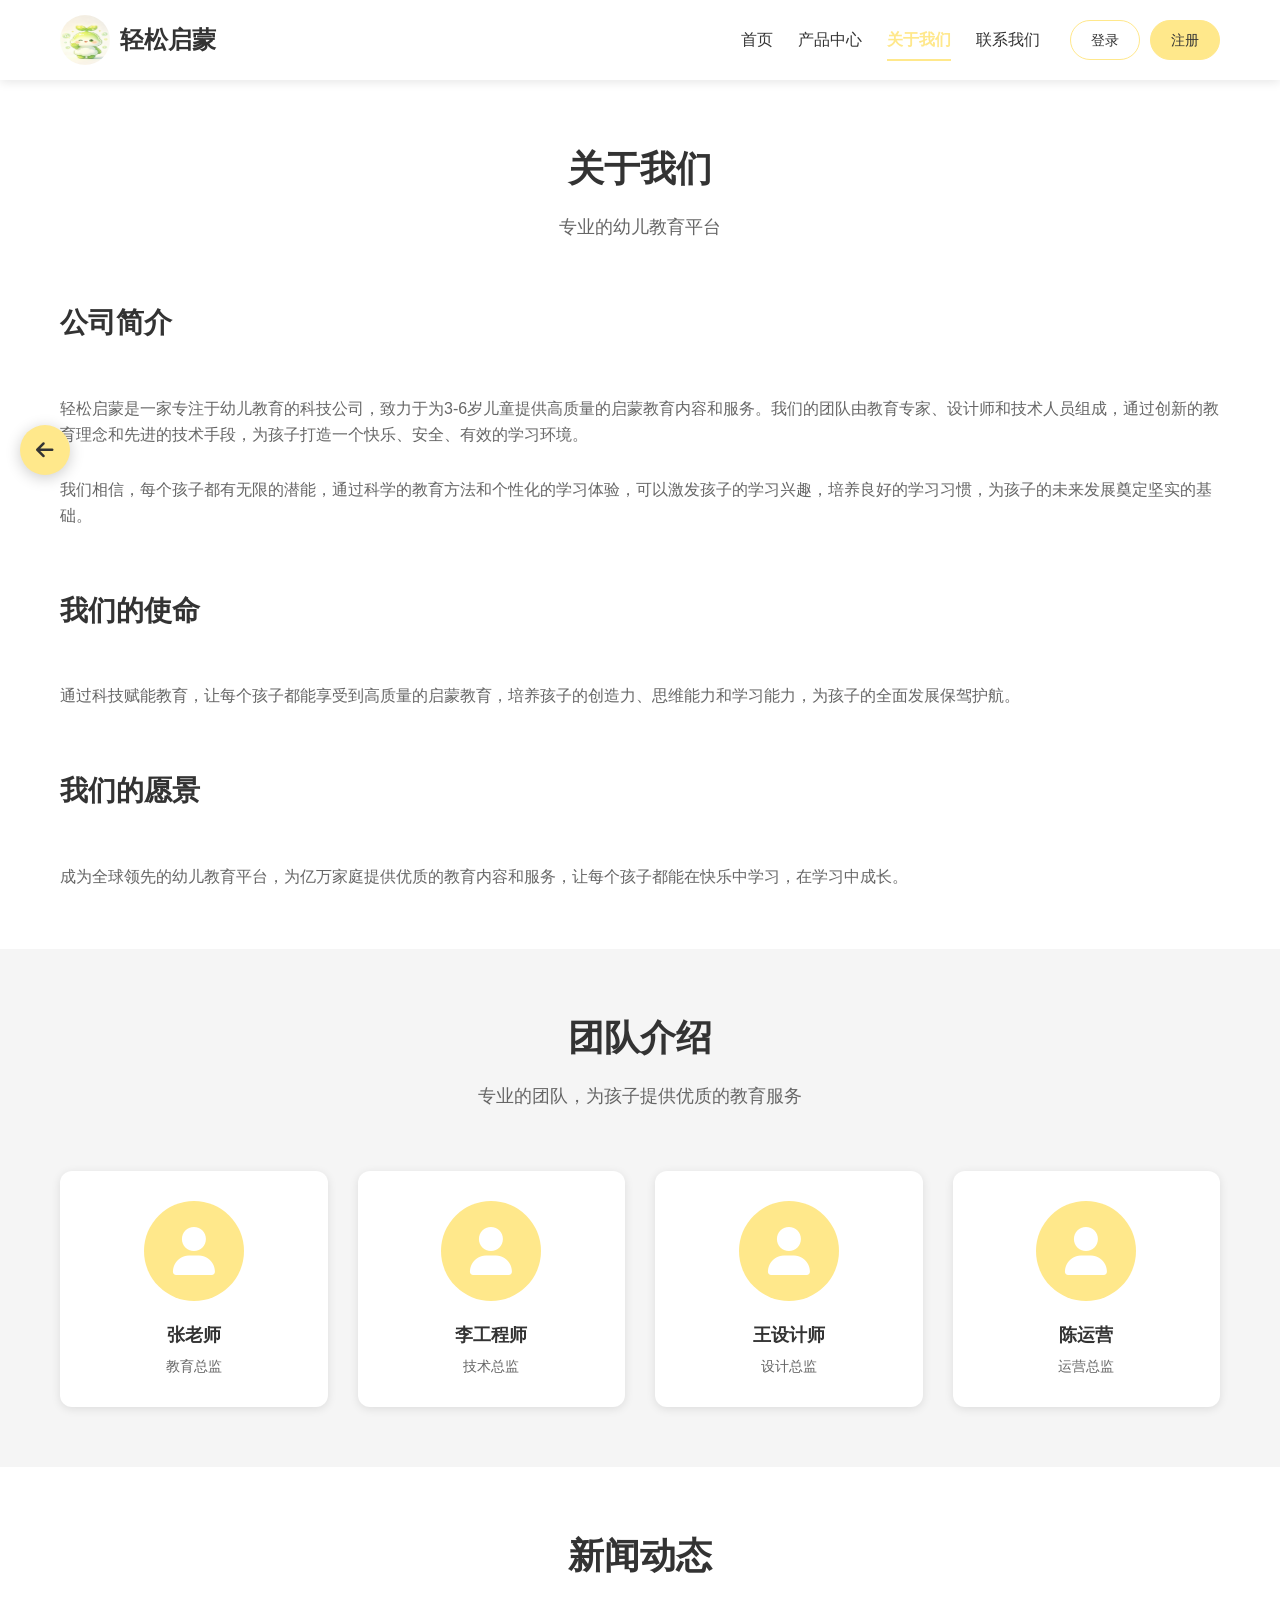
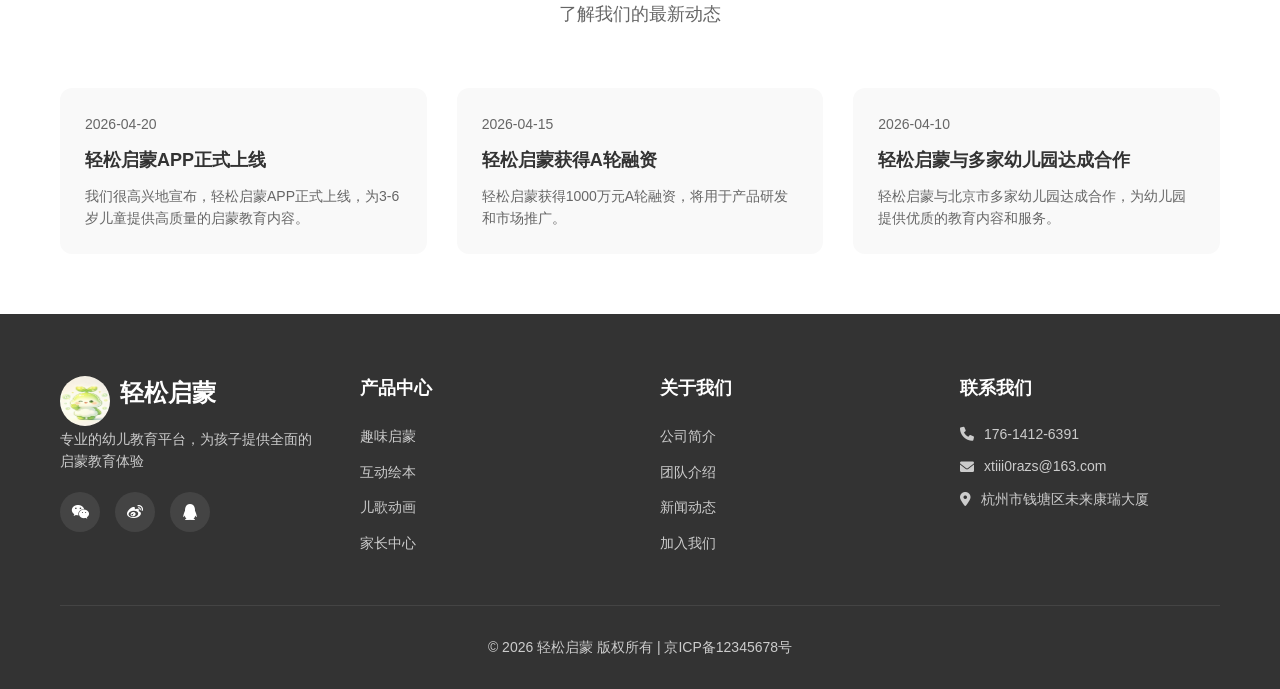
<file: about.html>
<!DOCTYPE html>
<html lang="zh-CN">
<head>
    <meta charset="UTF-8">
    <meta name="viewport" content="width=device-width, initial-scale=1.0">
    <title>关于我们 - 轻松启蒙</title>
    <link rel="stylesheet" href="styles.css">
    <link rel="stylesheet" href="https://cdnjs.cloudflare.com/ajax/libs/font-awesome/6.0.0/css/all.min.css">
    <style>
        .about-section {
            padding: 60px 0;
            background-color: white;
        }
        .about-header {
            text-align: center;
            margin-bottom: 60px;
        }
        .about-header h2 {
            font-size: 36px;
            font-weight: bold;
            color: var(--text-color);
            margin-bottom: 15px;
        }
        .about-header p {
            font-size: 18px;
            color: var(--text-light);
        }
        .about-content {
            display: flex;
            flex-direction: column;
            gap: 60px;
        }
        .about-section-content {
            display: flex;
            flex-direction: column;
            gap: 30px;
        }
        .about-section-content h3 {
            font-size: 28px;
            font-weight: bold;
            color: var(--text-color);
            margin-bottom: 20px;
        }
        .about-section-content p {
            font-size: 16px;
            color: var(--text-light);
            line-height: 1.6;
        }
        .team-section {
            background-color: var(--background-color);
            padding: 60px 0;
        }
        .team-grid {
            display: grid;
            grid-template-columns: repeat(auto-fit, minmax(250px, 1fr));
            gap: 30px;
        }
        .team-member {
            background-color: white;
            border-radius: 12px;
            padding: 30px;
            text-align: center;
            box-shadow: 0 2px 10px rgba(0, 0, 0, 0.1);
            transition: all 0.3s ease;
        }
        .team-member:hover {
            transform: translateY(-5px);
            box-shadow: 0 5px 15px rgba(0, 0, 0, 0.1);
        }
        .team-avatar {
            width: 100px;
            height: 100px;
            border-radius: 50%;
            margin: 0 auto 20px;
            background-color: var(--primary-color);
            display: flex;
            align-items: center;
            justify-content: center;
            font-size: 48px;
            color: white;
        }
        .team-member h4 {
            font-size: 18px;
            font-weight: bold;
            color: var(--text-color);
            margin-bottom: 5px;
        }
        .team-member p {
            font-size: 14px;
            color: var(--text-light);
        }
        .news-section {
            padding: 60px 0;
            background-color: white;
        }
        .news-grid {
            display: grid;
            grid-template-columns: repeat(auto-fit, minmax(300px, 1fr));
            gap: 30px;
        }
        .news-item {
            background-color: var(--light-gray);
            border-radius: 12px;
            padding: 25px;
            transition: all 0.3s ease;
        }
        .news-item:hover {
            transform: translateY(-5px);
            box-shadow: 0 5px 15px rgba(0, 0, 0, 0.1);
        }
        .news-date {
            font-size: 14px;
            color: var(--text-light);
            margin-bottom: 10px;
        }
        .news-item h4 {
            font-size: 18px;
            font-weight: bold;
            color: var(--text-color);
            margin-bottom: 10px;
        }
        .news-item p {
            font-size: 14px;
            color: var(--text-light);
            line-height: 1.6;
        }
        .floating-back-btn {
            position: fixed;
            top: 50%;
            left: 20px;
            transform: translateY(-50%);
            width: 50px;
            height: 50px;
            background-color: var(--primary-color);
            border-radius: 50%;
            display: flex;
            align-items: center;
            justify-content: center;
            cursor: pointer;
            box-shadow: 0 3px 15px rgba(0, 0, 0, 0.2);
            transition: all 0.3s ease;
            z-index: 1000;
        }
        .floating-back-btn:hover {
            transform: translateY(-50%) scale(1.1);
            box-shadow: 0 5px 20px rgba(0, 0, 0, 0.3);
        }
        .floating-back-btn i {
            font-size: 20px;
            color: var(--text-color);
        }
    </style>
</head>
<body>
    <!-- 顶部导航区 -->
    <header class="top-nav">
        <div class="container">
            <div class="nav-left">
                <div class="logo">
                    <img src="image/生成APP引导页首屏.png" alt="轻松启蒙" class="mascot">
                    <h1>轻松启蒙</h1>
                </div>
            </div>
            <div class="nav-right">
                <nav class="main-nav">
                    <a href="index.html" class="nav-item">首页</a>
                    <a href="product.html" class="nav-item">产品中心</a>
                    <a href="about.html" class="nav-item active">关于我们</a>
                    <a href="contact.html" class="nav-item">联系我们</a>
                </nav>
                <div class="nav-actions">
                    <a href="login.html" class="nav-btn">登录</a>
                    <a href="register.html" class="nav-btn primary">注册</a>
                </div>
            </div>
        </div>
    </header>

    <!-- 悬浮返回按钮 -->
    <div class="floating-back-btn" onclick="goBack()">
        <i class="fas fa-arrow-left"></i>
    </div>

    <!-- 关于我们区 -->
    <section class="about-section">
        <div class="container">
            <div class="about-header">
                <h2>关于我们</h2>
                <p>专业的幼儿教育平台</p>
            </div>
            <div class="about-content">
                <div class="about-section-content">
                    <h3>公司简介</h3>
                    <p>轻松启蒙是一家专注于幼儿教育的科技公司，致力于为3-6岁儿童提供高质量的启蒙教育内容和服务。我们的团队由教育专家、设计师和技术人员组成，通过创新的教育理念和先进的技术手段，为孩子打造一个快乐、安全、有效的学习环境。</p>
                    <p>我们相信，每个孩子都有无限的潜能，通过科学的教育方法和个性化的学习体验，可以激发孩子的学习兴趣，培养良好的学习习惯，为孩子的未来发展奠定坚实的基础。</p>
                </div>
                <div class="about-section-content">
                    <h3>我们的使命</h3>
                    <p>通过科技赋能教育，让每个孩子都能享受到高质量的启蒙教育，培养孩子的创造力、思维能力和学习能力，为孩子的全面发展保驾护航。</p>
                </div>
                <div class="about-section-content">
                    <h3>我们的愿景</h3>
                    <p>成为全球领先的幼儿教育平台，为亿万家庭提供优质的教育内容和服务，让每个孩子都能在快乐中学习，在学习中成长。</p>
                </div>
            </div>
        </div>
    </section>

    <!-- 团队介绍区 -->
    <section class="team-section">
        <div class="container">
            <div class="about-header">
                <h2>团队介绍</h2>
                <p>专业的团队，为孩子提供优质的教育服务</p>
            </div>
            <div class="team-grid">
                <div class="team-member">
                    <div class="team-avatar">
                        <i class="fas fa-user"></i>
                    </div>
                    <h4>张老师</h4>
                    <p>教育总监</p>
                </div>
                <div class="team-member">
                    <div class="team-avatar">
                        <i class="fas fa-user"></i>
                    </div>
                    <h4>李工程师</h4>
                    <p>技术总监</p>
                </div>
                <div class="team-member">
                    <div class="team-avatar">
                        <i class="fas fa-user"></i>
                    </div>
                    <h4>王设计师</h4>
                    <p>设计总监</p>
                </div>
                <div class="team-member">
                    <div class="team-avatar">
                        <i class="fas fa-user"></i>
                    </div>
                    <h4>陈运营</h4>
                    <p>运营总监</p>
                </div>
            </div>
        </div>
    </section>

    <!-- 新闻动态区 -->
    <section class="news-section">
        <div class="container">
            <div class="about-header">
                <h2>新闻动态</h2>
                <p>了解我们的最新动态</p>
            </div>
            <div class="news-grid">
                <div class="news-item">
                    <div class="news-date">2026-04-20</div>
                    <h4>轻松启蒙APP正式上线</h4>
                    <p>我们很高兴地宣布，轻松启蒙APP正式上线，为3-6岁儿童提供高质量的启蒙教育内容。</p>
                </div>
                <div class="news-item">
                    <div class="news-date">2026-04-15</div>
                    <h4>轻松启蒙获得A轮融资</h4>
                    <p>轻松启蒙获得1000万元A轮融资，将用于产品研发和市场推广。</p>
                </div>
                <div class="news-item">
                    <div class="news-date">2026-04-10</div>
                    <h4>轻松启蒙与多家幼儿园达成合作</h4>
                    <p>轻松启蒙与北京市多家幼儿园达成合作，为幼儿园提供优质的教育内容和服务。</p>
                </div>
            </div>
        </div>
    </section>

    <!-- 底部信息区 -->
    <footer class="footer">
        <div class="container">
            <div class="footer-content">
                <div class="footer-logo">
                    <div class="logo">
                        <img src="image/生成APP引导页首屏.png" alt="轻松启蒙" class="mascot">
                        <h2>轻松启蒙</h2>
                    </div>
                    <p>专业的幼儿教育平台，为孩子提供全面的启蒙教育体验</p>
                    <div class="social-links">
                        <a href="#" class="social-link"><i class="fab fa-weixin"></i></a>
                        <a href="#" class="social-link"><i class="fab fa-weibo"></i></a>
                        <a href="#" class="social-link"><i class="fab fa-qq"></i></a>
                    </div>
                </div>
                <div class="footer-nav">
                    <h3>产品中心</h3>
                    <ul>
                        <li><a href="product.html">趣味启蒙</a></li>
                        <li><a href="product.html">互动绘本</a></li>
                        <li><a href="product.html">儿歌动画</a></li>
                        <li><a href="product.html">家长中心</a></li>
                    </ul>
                </div>
                <div class="footer-nav">
                    <h3>关于我们</h3>
                    <ul>
                        <li><a href="about.html">公司简介</a></li>
                        <li><a href="about.html">团队介绍</a></li>
                        <li><a href="about.html">新闻动态</a></li>
                        <li><a href="about.html">加入我们</a></li>
                    </ul>
                </div>
                <div class="footer-contact">
                    <h3>联系我们</h3>
                    <ul>
                        <li><i class="fas fa-phone"></i>176-1412-6391 </li>
                        <li><i class="fas fa-envelope"></i> xtiii0razs@163.com</li>
                        <li><i class="fas fa-map-marker-alt"></i> 杭州市钱塘区未来康瑞大厦</li>
                    </ul>
                </div>
            </div>
            <div class="footer-bottom">
                <p>© 2026 轻松启蒙 版权所有 | 京ICP备12345678号</p>
            </div>
        </div>
    </footer>

    <script src="script.js"></script>
</body>
</html>
</file>
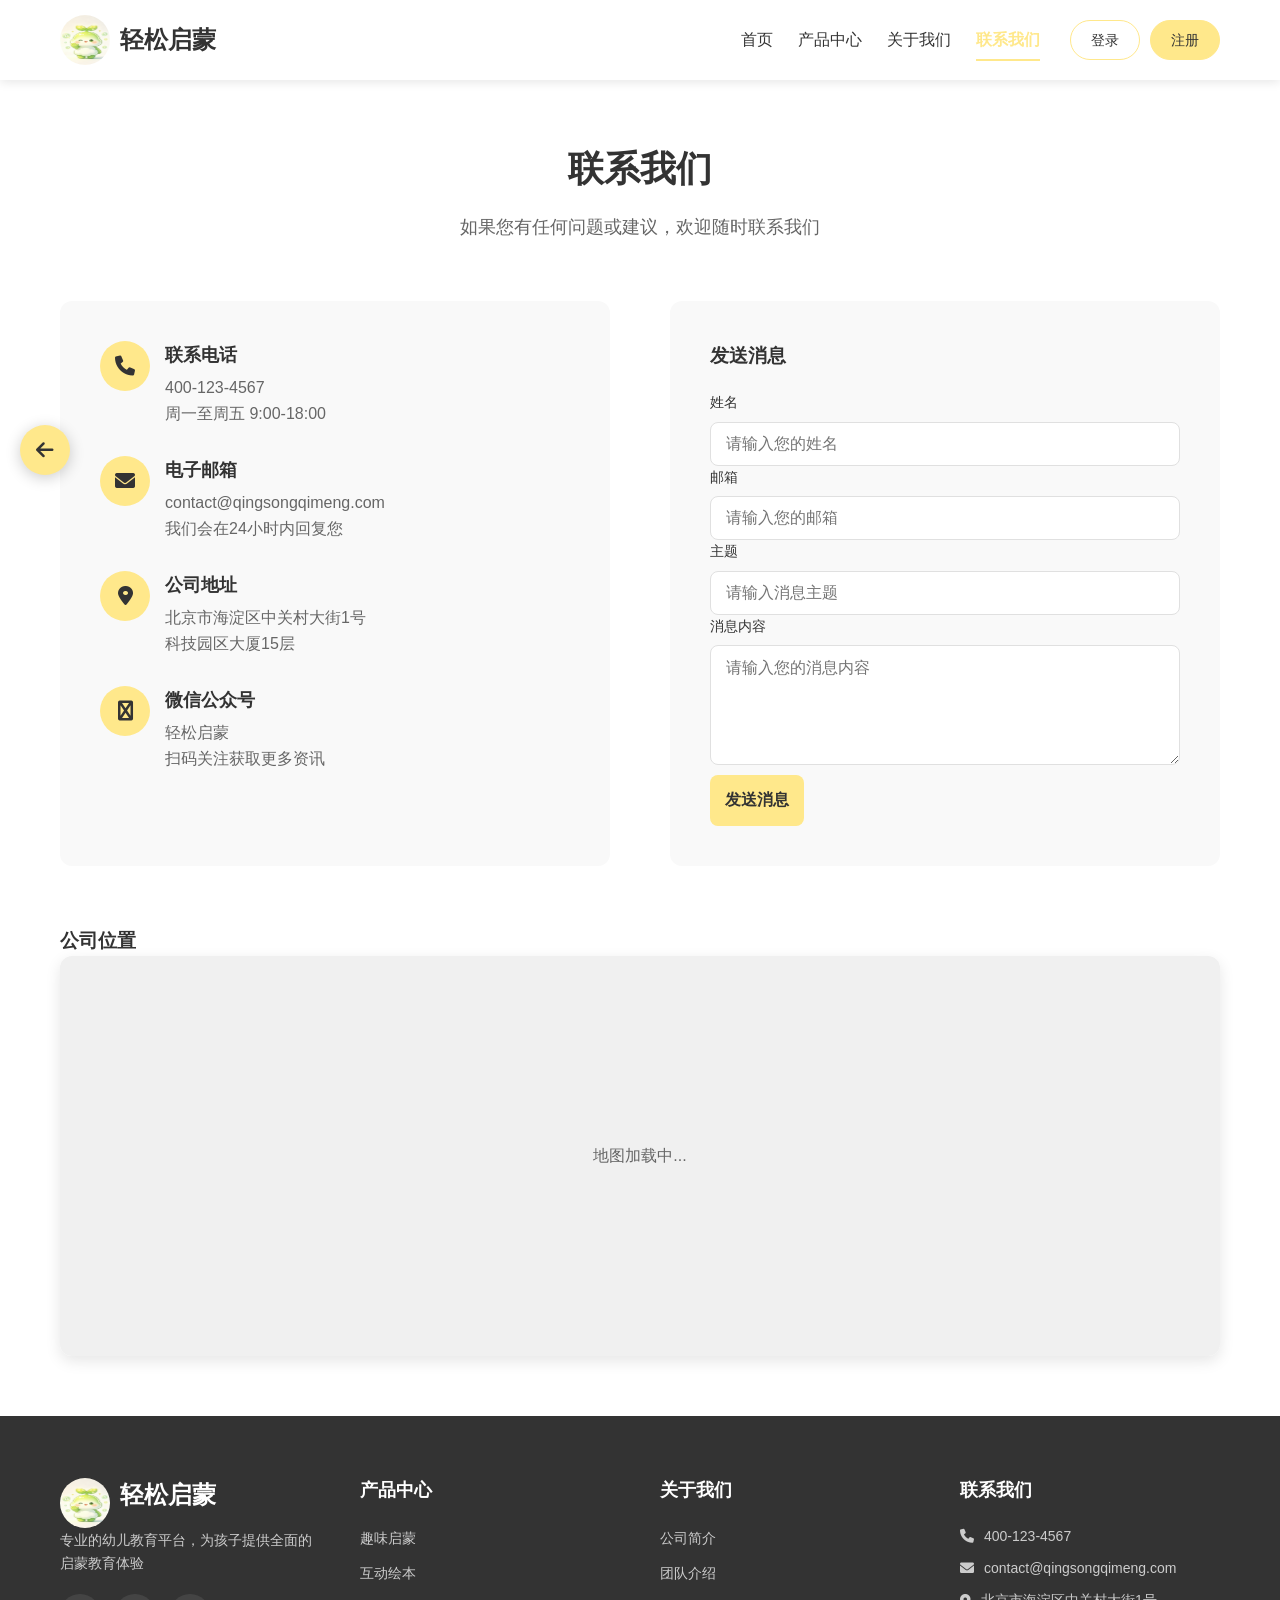
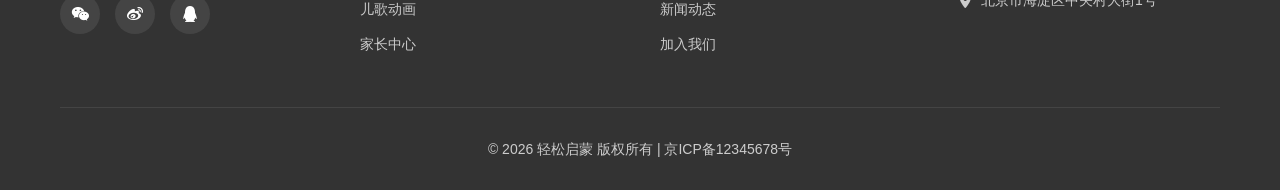
<file: contact.html>
<!DOCTYPE html>
<html lang="zh-CN">
<head>
    <meta charset="UTF-8">
    <meta name="viewport" content="width=device-width, initial-scale=1.0">
    <title>联系我们 - 轻松启蒙</title>
    <link rel="stylesheet" href="styles.css">
    <link rel="stylesheet" href="https://cdnjs.cloudflare.com/ajax/libs/font-awesome/6.0.0/css/all.min.css">
    <style>
        .contact-section {
            padding: 60px 0;
            background-color: white;
        }
        .contact-header {
            text-align: center;
            margin-bottom: 60px;
        }
        .contact-header h2 {
            font-size: 36px;
            font-weight: bold;
            color: var(--text-color);
            margin-bottom: 15px;
        }
        .contact-header p {
            font-size: 18px;
            color: var(--text-light);
        }
        .contact-content {
            display: grid;
            grid-template-columns: 1fr 1fr;
            gap: 60px;
            margin-bottom: 60px;
        }
        .contact-info {
            background-color: var(--light-gray);
            padding: 40px;
            border-radius: 12px;
            display: flex;
            flex-direction: column;
            gap: 30px;
        }
        .contact-item {
            display: flex;
            align-items: flex-start;
            gap: 15px;
        }
        .contact-icon {
            width: 50px;
            height: 50px;
            background-color: var(--primary-color);
            border-radius: 50%;
            display: flex;
            align-items: center;
            justify-content: center;
            font-size: 20px;
            color: var(--text-color);
            flex-shrink: 0;
        }
        .contact-details h3 {
            font-size: 18px;
            font-weight: bold;
            color: var(--text-color);
            margin-bottom: 5px;
        }
        .contact-details p {
            font-size: 16px;
            color: var(--text-light);
        }
        .contact-form {
            background-color: var(--light-gray);
            padding: 40px;
            border-radius: 12px;
            display: flex;
            flex-direction: column;
            gap: 20px;
        }
        .form-group {
            display: flex;
            flex-direction: column;
            gap: 8px;
        }
        .form-group label {
            font-size: 14px;
            font-weight: 500;
            color: var(--text-color);
        }
        .form-group input,
        .form-group textarea {
            padding: 12px 15px;
            border: 1px solid var(--border-color);
            border-radius: 8px;
            font-size: 16px;
            transition: all 0.3s ease;
        }
        .form-group input:focus,
        .form-group textarea:focus {
            outline: none;
            border-color: var(--primary-color);
            box-shadow: 0 0 0 2px rgba(255, 232, 139, 0.2);
        }
        .form-group textarea {
            resize: vertical;
            min-height: 120px;
        }
        .submit-btn {
            background-color: var(--primary-color);
            color: var(--text-color);
            border: none;
            padding: 15px;
            font-size: 16px;
            font-weight: bold;
            border-radius: 8px;
            cursor: pointer;
            transition: all 0.3s ease;
            margin-top: 10px;
        }
        .submit-btn:hover {
            transform: scale(1.02);
            background-color: #FFC107;
        }
        .map-section {
            margin-top: 60px;
        }
        .map-container {
            width: 100%;
            height: 400px;
            border-radius: 12px;
            overflow: hidden;
            box-shadow: 0 5px 15px rgba(0, 0, 0, 0.1);
        }
        .floating-back-btn {
            position: fixed;
            top: 50%;
            left: 20px;
            transform: translateY(-50%);
            width: 50px;
            height: 50px;
            background-color: var(--primary-color);
            border-radius: 50%;
            display: flex;
            align-items: center;
            justify-content: center;
            cursor: pointer;
            box-shadow: 0 3px 15px rgba(0, 0, 0, 0.2);
            transition: all 0.3s ease;
            z-index: 1000;
        }
        .floating-back-btn:hover {
            transform: translateY(-50%) scale(1.1);
            box-shadow: 0 5px 20px rgba(0, 0, 0, 0.3);
        }
        .floating-back-btn i {
            font-size: 20px;
            color: var(--text-color);
        }
    </style>
</head>
<body>
    <!-- 顶部导航区 -->
    <header class="top-nav">
        <div class="container">
            <div class="nav-left">
                <div class="logo">
                    <img src="image/生成APP引导页首屏.png" alt="轻松启蒙" class="mascot">
                    <h1>轻松启蒙</h1>
                </div>
            </div>
            <div class="nav-right">
                <nav class="main-nav">
                    <a href="index.html" class="nav-item">首页</a>
                    <a href="product.html" class="nav-item">产品中心</a>
                    <a href="about.html" class="nav-item">关于我们</a>
                    <a href="contact.html" class="nav-item active">联系我们</a>
                </nav>
                <div class="nav-actions">
                    <a href="login.html" class="nav-btn">登录</a>
                    <a href="register.html" class="nav-btn primary">注册</a>
                </div>
            </div>
        </div>
    </header>

    <!-- 悬浮返回按钮 -->
    <div class="floating-back-btn" onclick="goBack()">
        <i class="fas fa-arrow-left"></i>
    </div>

    <!-- 联系我们区 -->
    <section class="contact-section">
        <div class="container">
            <div class="contact-header">
                <h2>联系我们</h2>
                <p>如果您有任何问题或建议，欢迎随时联系我们</p>
            </div>
            <div class="contact-content">
                <div class="contact-info">
                    <div class="contact-item">
                        <div class="contact-icon">
                            <i class="fas fa-phone"></i>
                        </div>
                        <div class="contact-details">
                            <h3>联系电话</h3>
                            <p>400-123-4567</p>
                            <p>周一至周五 9:00-18:00</p>
                        </div>
                    </div>
                    <div class="contact-item">
                        <div class="contact-icon">
                            <i class="fas fa-envelope"></i>
                        </div>
                        <div class="contact-details">
                            <h3>电子邮箱</h3>
                            <p>contact@qingsongqimeng.com</p>
                            <p>我们会在24小时内回复您</p>
                        </div>
                    </div>
                    <div class="contact-item">
                        <div class="contact-icon">
                            <i class="fas fa-map-marker-alt"></i>
                        </div>
                        <div class="contact-details">
                            <h3>公司地址</h3>
                            <p>北京市海淀区中关村大街1号</p>
                            <p>科技园区大厦15层</p>
                        </div>
                    </div>
                    <div class="contact-item">
                        <div class="contact-icon">
                            <i class="fas fa-weixin"></i>
                        </div>
                        <div class="contact-details">
                            <h3>微信公众号</h3>
                            <p>轻松启蒙</p>
                            <p>扫码关注获取更多资讯</p>
                        </div>
                    </div>
                </div>
                <div class="contact-form">
                    <h3>发送消息</h3>
                    <form>
                        <div class="form-group">
                            <label for="name">姓名</label>
                            <input type="text" id="name" name="name" placeholder="请输入您的姓名">
                        </div>
                        <div class="form-group">
                            <label for="email">邮箱</label>
                            <input type="email" id="email" name="email" placeholder="请输入您的邮箱">
                        </div>
                        <div class="form-group">
                            <label for="subject">主题</label>
                            <input type="text" id="subject" name="subject" placeholder="请输入消息主题">
                        </div>
                        <div class="form-group">
                            <label for="message">消息内容</label>
                            <textarea id="message" name="message" placeholder="请输入您的消息内容"></textarea>
                        </div>
                        <button type="submit" class="submit-btn">发送消息</button>
                    </form>
                </div>
            </div>
            <div class="map-section">
                <h3>公司位置</h3>
                <div class="map-container">
                    <!-- 这里可以嵌入地图 -->
                    <div style="width:100%;height:100%;background-color:#f0f0f0;display:flex;align-items:center;justify-content:center;">
                        <p style="color:var(--text-light);">地图加载中...</p>
                    </div>
                </div>
            </div>
        </div>
    </section>

    <!-- 底部信息区 -->
    <footer class="footer">
        <div class="container">
            <div class="footer-content">
                <div class="footer-logo">
                    <div class="logo">
                        <img src="image/生成APP引导页首屏.png" alt="轻松启蒙" class="mascot">
                        <h2>轻松启蒙</h2>
                    </div>
                    <p>专业的幼儿教育平台，为孩子提供全面的启蒙教育体验</p>
                    <div class="social-links">
                        <a href="#" class="social-link"><i class="fab fa-weixin"></i></a>
                        <a href="#" class="social-link"><i class="fab fa-weibo"></i></a>
                        <a href="#" class="social-link"><i class="fab fa-qq"></i></a>
                    </div>
                </div>
                <div class="footer-nav">
                    <h3>产品中心</h3>
                    <ul>
                        <li><a href="product.html">趣味启蒙</a></li>
                        <li><a href="product.html">互动绘本</a></li>
                        <li><a href="product.html">儿歌动画</a></li>
                        <li><a href="product.html">家长中心</a></li>
                    </ul>
                </div>
                <div class="footer-nav">
                    <h3>关于我们</h3>
                    <ul>
                        <li><a href="about.html">公司简介</a></li>
                        <li><a href="about.html">团队介绍</a></li>
                        <li><a href="about.html">新闻动态</a></li>
                        <li><a href="about.html">加入我们</a></li>
                    </ul>
                </div>
                <div class="footer-contact">
                    <h3>联系我们</h3>
                    <ul>
                        <li><i class="fas fa-phone"></i> 400-123-4567</li>
                        <li><i class="fas fa-envelope"></i> contact@qingsongqimeng.com</li>
                        <li><i class="fas fa-map-marker-alt"></i> 北京市海淀区中关村大街1号</li>
                    </ul>
                </div>
            </div>
            <div class="footer-bottom">
                <p>© 2026 轻松启蒙 版权所有 | 京ICP备12345678号</p>
            </div>
        </div>
    </footer>

    <script>
        // 联系表单提交事件
        document.querySelector('form').addEventListener('submit', function(e) {
            e.preventDefault();
            const name = document.getElementById('name').value;
            const email = document.getElementById('email').value;
            const subject = document.getElementById('subject').value;
            const message = document.getElementById('message').value;
            
            if (!name || !email || !subject || !message) {
                alert('请填写所有必填字段');
                return;
            }
            
            // 这里可以添加实际的表单提交逻辑
            alert('消息发送成功，我们会尽快与您联系');
            this.reset();
        });
    </script>
    <script src="script.js"></script>
</body>
</html>
</file>
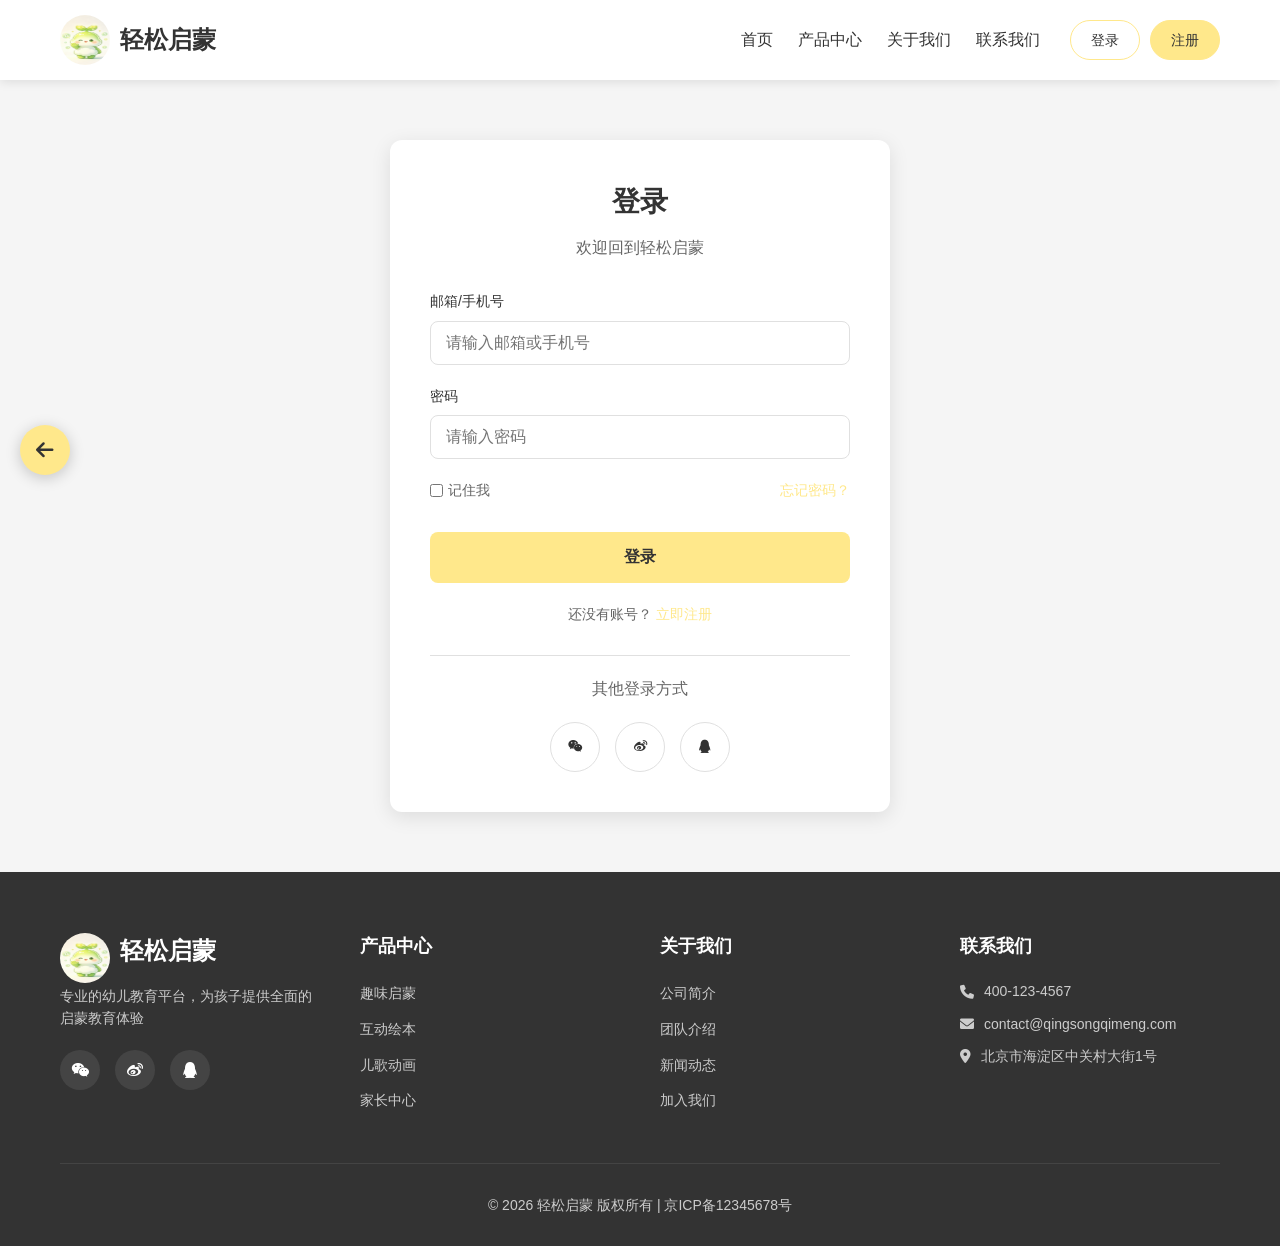
<file: login.html>
<!DOCTYPE html>
<html lang="zh-CN">
<head>
    <meta charset="UTF-8">
    <meta name="viewport" content="width=device-width, initial-scale=1.0">
    <title>登录 - 轻松启蒙</title>
    <link rel="stylesheet" href="styles.css">
    <link rel="stylesheet" href="https://cdnjs.cloudflare.com/ajax/libs/font-awesome/6.0.0/css/all.min.css">
    <style>
        .login-section {
            padding: 60px 0;
            background-color: var(--background-color);
            min-height: calc(100vh - 200px);
            display: flex;
            align-items: center;
        }
        .login-container {
            background-color: white;
            border-radius: 12px;
            padding: 40px;
            box-shadow: 0 5px 20px rgba(0, 0, 0, 0.1);
            max-width: 500px;
            margin: 0 auto;
            width: 100%;
        }
        .login-header {
            text-align: center;
            margin-bottom: 30px;
        }
        .login-header h2 {
            font-size: 28px;
            font-weight: bold;
            color: var(--text-color);
            margin-bottom: 10px;
        }
        .login-header p {
            font-size: 16px;
            color: var(--text-light);
        }
        .login-form {
            display: flex;
            flex-direction: column;
            gap: 20px;
        }
        .form-group {
            display: flex;
            flex-direction: column;
            gap: 8px;
        }
        .form-group label {
            font-size: 14px;
            font-weight: 500;
            color: var(--text-color);
        }
        .form-group input {
            padding: 12px 15px;
            border: 1px solid var(--border-color);
            border-radius: 8px;
            font-size: 16px;
            transition: all 0.3s ease;
        }
        .form-group input:focus {
            outline: none;
            border-color: var(--primary-color);
            box-shadow: 0 0 0 2px rgba(255, 232, 139, 0.2);
        }
        .form-options {
            display: flex;
            justify-content: space-between;
            align-items: center;
            font-size: 14px;
        }
        .form-options label {
            display: flex;
            align-items: center;
            gap: 5px;
            color: var(--text-light);
            cursor: pointer;
        }
        .form-options a {
            color: var(--primary-color);
            text-decoration: none;
        }
        .form-options a:hover {
            text-decoration: underline;
        }
        .login-btn {
            background-color: var(--primary-color);
            color: var(--text-color);
            border: none;
            padding: 15px;
            font-size: 16px;
            font-weight: bold;
            border-radius: 8px;
            cursor: pointer;
            transition: all 0.3s ease;
            margin-top: 10px;
        }
        .login-btn:hover {
            transform: scale(1.02);
            background-color: #FFC107;
        }
        .register-link {
            text-align: center;
            margin-top: 20px;
            font-size: 14px;
            color: var(--text-light);
        }
        .register-link a {
            color: var(--primary-color);
            text-decoration: none;
            font-weight: 500;
        }
        .register-link a:hover {
            text-decoration: underline;
        }
        .social-login {
            margin-top: 30px;
            border-top: 1px solid var(--border-color);
            padding-top: 20px;
        }
        .social-login h3 {
            text-align: center;
            font-size: 16px;
            font-weight: 500;
            color: var(--text-light);
            margin-bottom: 20px;
        }
        .social-buttons {
            display: flex;
            justify-content: center;
            gap: 15px;
        }
        .social-btn {
            display: flex;
            align-items: center;
            justify-content: center;
            width: 50px;
            height: 50px;
            border-radius: 50%;
            border: 1px solid var(--border-color);
            background-color: white;
            color: var(--text-color);
            cursor: pointer;
            transition: all 0.3s ease;
        }
        .social-btn:hover {
            transform: translateY(-3px);
            box-shadow: 0 5px 15px rgba(0, 0, 0, 0.1);
        }
        .floating-back-btn {
            position: fixed;
            top: 50%;
            left: 20px;
            transform: translateY(-50%);
            width: 50px;
            height: 50px;
            background-color: var(--primary-color);
            border-radius: 50%;
            display: flex;
            align-items: center;
            justify-content: center;
            cursor: pointer;
            box-shadow: 0 3px 15px rgba(0, 0, 0, 0.2);
            transition: all 0.3s ease;
            z-index: 1000;
        }
        .floating-back-btn:hover {
            transform: translateY(-50%) scale(1.1);
            box-shadow: 0 5px 20px rgba(0, 0, 0, 0.3);
        }
        .floating-back-btn i {
            font-size: 20px;
            color: var(--text-color);
        }
    </style>
</head>
<body>
    <!-- 顶部导航区 -->
    <header class="top-nav">
        <div class="container">
            <div class="nav-left">
                <div class="logo">
                    <img src="image/生成APP引导页首屏.png" alt="轻松启蒙" class="mascot">
                    <h1>轻松启蒙</h1>
                </div>
            </div>
            <div class="nav-right">
                <nav class="main-nav">
                    <a href="index.html" class="nav-item">首页</a>
                    <a href="product.html" class="nav-item">产品中心</a>
                    <a href="about.html" class="nav-item">关于我们</a>
                    <a href="contact.html" class="nav-item">联系我们</a>
                </nav>
                <div class="nav-actions">
                    <a href="login.html" class="nav-btn active">登录</a>
                    <a href="register.html" class="nav-btn primary">注册</a>
                </div>
            </div>
        </div>
    </header>

    <!-- 悬浮返回按钮 -->
    <div class="floating-back-btn" onclick="goBack()">
        <i class="fas fa-arrow-left"></i>
    </div>

    <!-- 登录区 -->
    <section class="login-section">
        <div class="container">
            <div class="login-container">
                <div class="login-header">
                    <h2>登录</h2>
                    <p>欢迎回到轻松启蒙</p>
                </div>
                <form class="login-form">
                    <div class="form-group">
                        <label for="email">邮箱/手机号</label>
                        <input type="text" id="email" name="email" placeholder="请输入邮箱或手机号">
                    </div>
                    <div class="form-group">
                        <label for="password">密码</label>
                        <input type="password" id="password" name="password" placeholder="请输入密码">
                    </div>
                    <div class="form-options">
                        <label>
                            <input type="checkbox" name="remember"> 记住我
                        </label>
                        <a href="#">忘记密码？</a>
                    </div>
                    <button type="submit" class="login-btn">登录</button>
                </form>
                <div class="register-link">
                    还没有账号？ <a href="register.html">立即注册</a>
                </div>
                <div class="social-login">
                    <h3>其他登录方式</h3>
                    <div class="social-buttons">
                        <button class="social-btn"><i class="fab fa-weixin"></i></button>
                        <button class="social-btn"><i class="fab fa-weibo"></i></button>
                        <button class="social-btn"><i class="fab fa-qq"></i></button>
                    </div>
                </div>
            </div>
        </div>
    </section>

    <!-- 底部信息区 -->
    <footer class="footer">
        <div class="container">
            <div class="footer-content">
                <div class="footer-logo">
                    <div class="logo">
                        <img src="image/生成APP引导页首屏.png" alt="轻松启蒙" class="mascot">
                        <h2>轻松启蒙</h2>
                    </div>
                    <p>专业的幼儿教育平台，为孩子提供全面的启蒙教育体验</p>
                    <div class="social-links">
                        <a href="#" class="social-link"><i class="fab fa-weixin"></i></a>
                        <a href="#" class="social-link"><i class="fab fa-weibo"></i></a>
                        <a href="#" class="social-link"><i class="fab fa-qq"></i></a>
                    </div>
                </div>
                <div class="footer-nav">
                    <h3>产品中心</h3>
                    <ul>
                        <li><a href="product.html">趣味启蒙</a></li>
                        <li><a href="product.html">互动绘本</a></li>
                        <li><a href="product.html">儿歌动画</a></li>
                        <li><a href="product.html">家长中心</a></li>
                    </ul>
                </div>
                <div class="footer-nav">
                    <h3>关于我们</h3>
                    <ul>
                        <li><a href="about.html">公司简介</a></li>
                        <li><a href="about.html">团队介绍</a></li>
                        <li><a href="about.html">新闻动态</a></li>
                        <li><a href="about.html">加入我们</a></li>
                    </ul>
                </div>
                <div class="footer-contact">
                    <h3>联系我们</h3>
                    <ul>
                        <li><i class="fas fa-phone"></i> 400-123-4567</li>
                        <li><i class="fas fa-envelope"></i> contact@qingsongqimeng.com</li>
                        <li><i class="fas fa-map-marker-alt"></i> 北京市海淀区中关村大街1号</li>
                    </ul>
                </div>
            </div>
            <div class="footer-bottom">
                <p>© 2026 轻松启蒙 版权所有 | 京ICP备12345678号</p>
            </div>
        </div>
    </footer>

    <script>
        // 登录表单提交事件
        document.querySelector('.login-form').addEventListener('submit', function(e) {
            e.preventDefault();
            const email = document.getElementById('email').value;
            const password = document.getElementById('password').value;
            
            if (!email || !password) {
                alert('请输入邮箱/手机号和密码');
                return;
            }
            
            // 这里可以添加实际的登录逻辑
            alert('登录成功');
            window.location.href = 'index.html';
        });
        
        // 社交登录按钮点击事件
        document.querySelectorAll('.social-btn').forEach(btn => {
            btn.addEventListener('click', function() {
                const platform = this.querySelector('i').classList[1].replace('fa-', '');
                alert(`使用${platform}登录`);
            });
        });
    </script>
    <script src="script.js"></script>
</body>
</html>
</file>
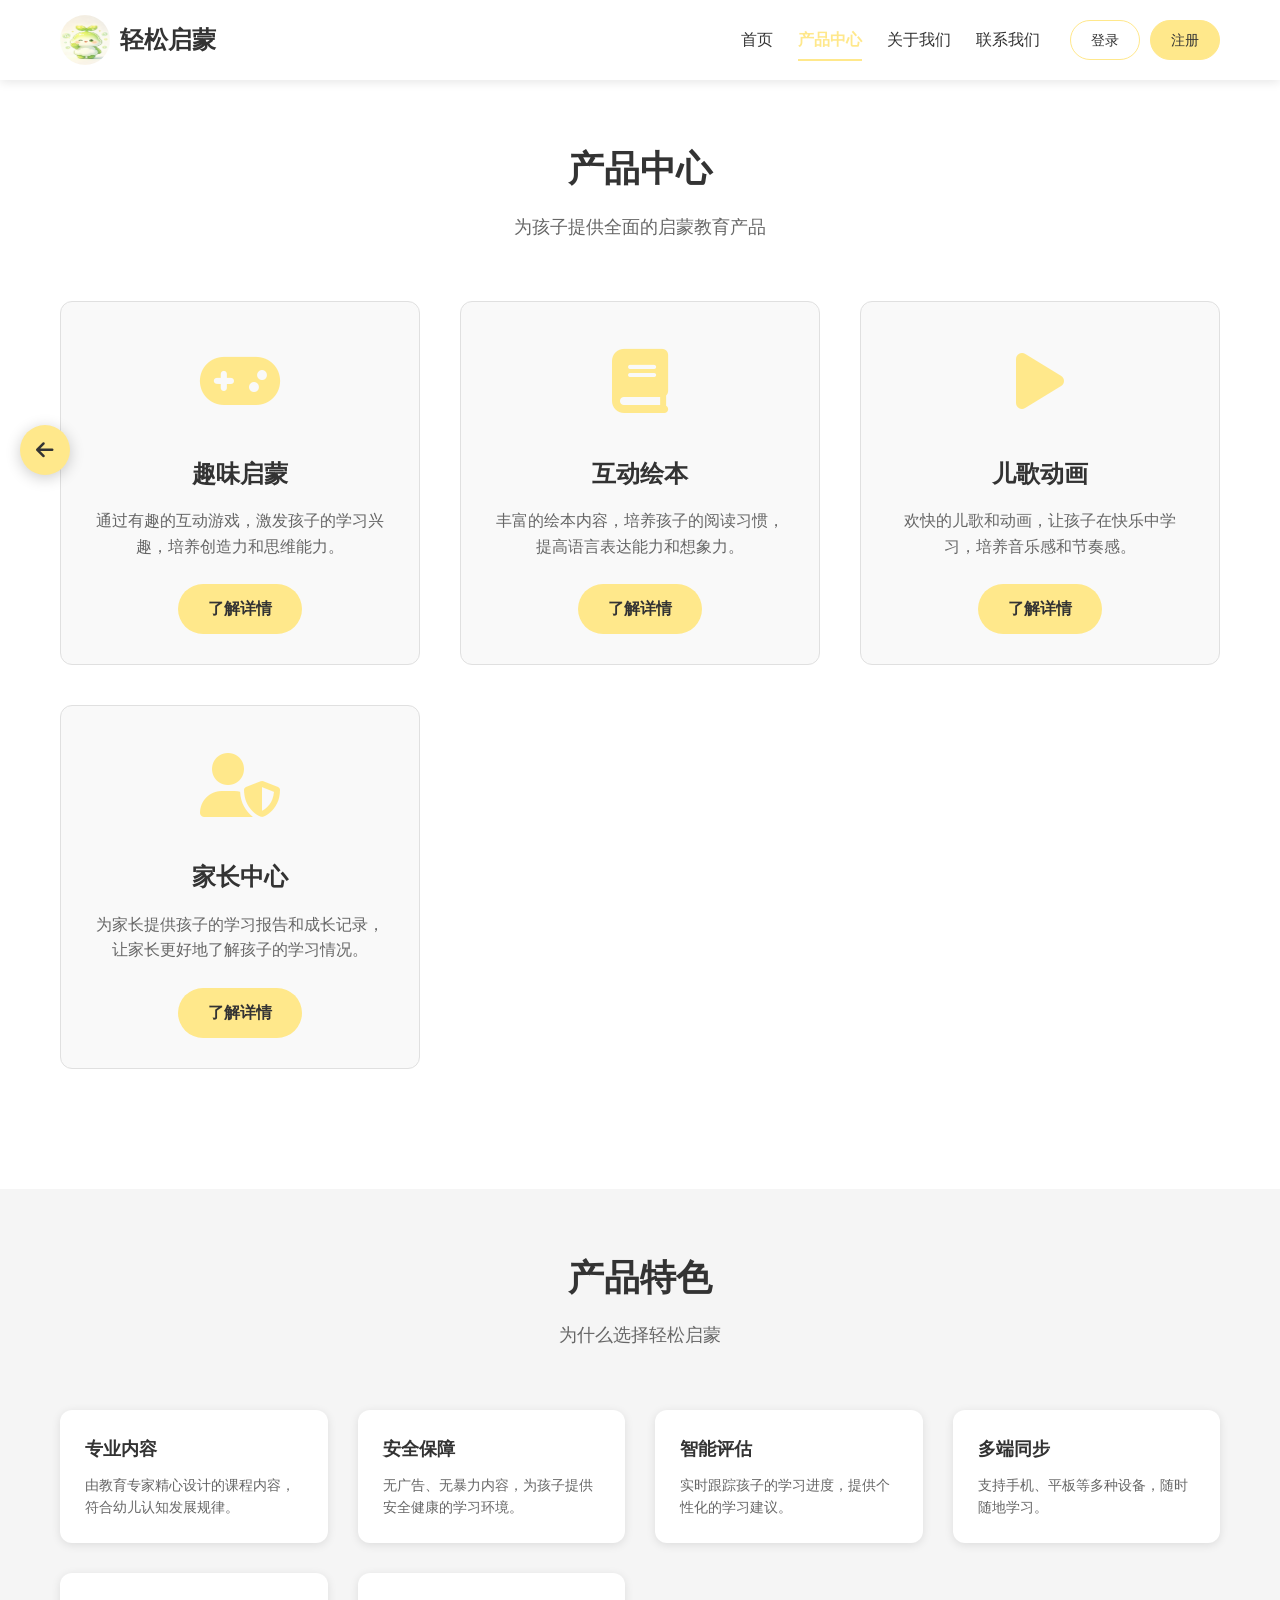
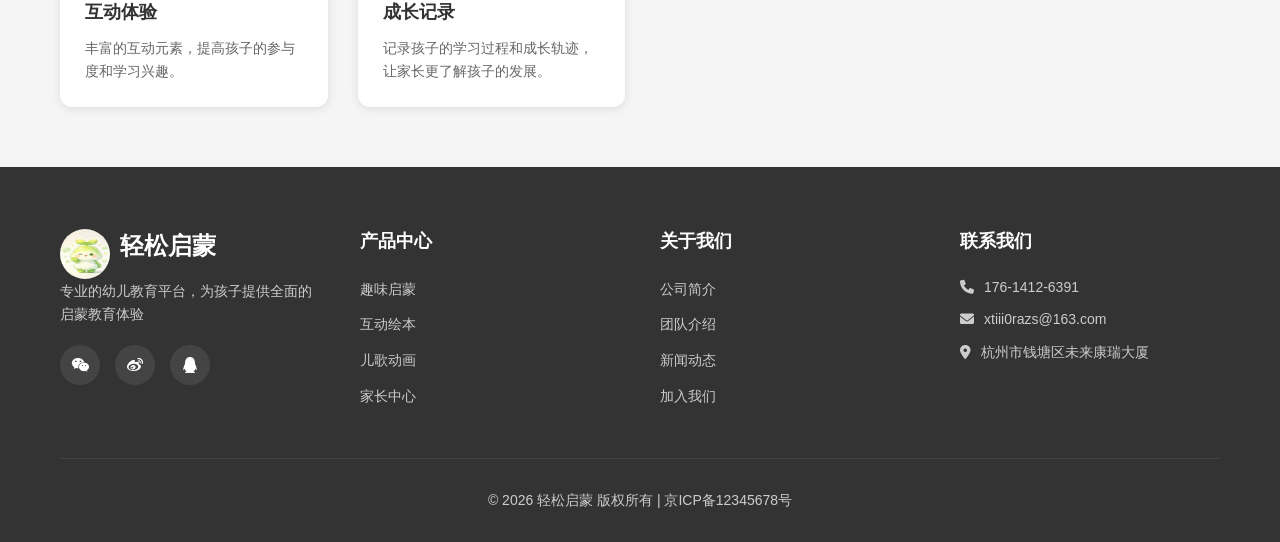
<file: product.html>
<!DOCTYPE html>
<html lang="zh-CN">
<head>
    <meta charset="UTF-8">
    <meta name="viewport" content="width=device-width, initial-scale=1.0">
    <title>产品中心 - 轻松启蒙</title>
    <link rel="stylesheet" href="styles.css">
    <link rel="stylesheet" href="https://cdnjs.cloudflare.com/ajax/libs/font-awesome/6.0.0/css/all.min.css">
    <style>
        .product-section {
            padding: 60px 0;
            background-color: white;
        }
        .product-header {
            text-align: center;
            margin-bottom: 60px;
        }
        .product-header h2 {
            font-size: 36px;
            font-weight: bold;
            color: var(--text-color);
            margin-bottom: 15px;
        }
        .product-header p {
            font-size: 18px;
            color: var(--text-light);
        }
        .product-grid {
            display: grid;
            grid-template-columns: repeat(auto-fit, minmax(300px, 1fr));
            gap: 40px;
            margin-bottom: 60px;
        }
        .product-card {
            background-color: var(--light-gray);
            border-radius: 12px;
            padding: 30px;
            text-align: center;
            transition: all 0.3s ease;
            border: 1px solid var(--border-color);
        }
        .product-card:hover {
            transform: translateY(-10px);
            box-shadow: 0 10px 20px rgba(0, 0, 0, 0.1);
            border-color: var(--primary-color);
        }
        .product-icon {
            font-size: 64px;
            margin-bottom: 20px;
            color: var(--primary-color);
        }
        .product-card h3 {
            font-size: 24px;
            font-weight: bold;
            margin-bottom: 15px;
            color: var(--text-color);
        }
        .product-card p {
            font-size: 16px;
            color: var(--text-light);
            margin-bottom: 25px;
            line-height: 1.6;
        }
        .product-btn {
            background-color: var(--primary-color);
            color: var(--text-color);
            border: none;
            padding: 12px 30px;
            font-size: 16px;
            font-weight: bold;
            border-radius: 25px;
            cursor: pointer;
            transition: all 0.3s ease;
            text-decoration: none;
            display: inline-block;
        }
        .product-btn:hover {
            transform: scale(1.05);
            background-color: #FFC107;
        }
        .product-features {
            background-color: var(--background-color);
            padding: 60px 0;
        }
        .feature-list {
            display: grid;
            grid-template-columns: repeat(auto-fit, minmax(250px, 1fr));
            gap: 30px;
        }
        .feature-item {
            background-color: white;
            border-radius: 12px;
            padding: 25px;
            box-shadow: 0 2px 10px rgba(0, 0, 0, 0.1);
        }
        .feature-item h4 {
            font-size: 18px;
            font-weight: bold;
            margin-bottom: 10px;
            color: var(--text-color);
        }
        .feature-item p {
            font-size: 14px;
            color: var(--text-light);
            line-height: 1.6;
        }
        .floating-back-btn {
            position: fixed;
            top: 50%;
            left: 20px;
            transform: translateY(-50%);
            width: 50px;
            height: 50px;
            background-color: var(--primary-color);
            border-radius: 50%;
            display: flex;
            align-items: center;
            justify-content: center;
            cursor: pointer;
            box-shadow: 0 3px 15px rgba(0, 0, 0, 0.2);
            transition: all 0.3s ease;
            z-index: 1000;
        }
        .floating-back-btn:hover {
            transform: translateY(-50%) scale(1.1);
            box-shadow: 0 5px 20px rgba(0, 0, 0, 0.3);
        }
        .floating-back-btn i {
            font-size: 20px;
            color: var(--text-color);
        }
    </style>
</head>
<body>
    <!-- 顶部导航区 -->
    <header class="top-nav">
        <div class="container">
            <div class="nav-left">
                <div class="logo">
                    <img src="image/生成APP引导页首屏.png" alt="轻松启蒙" class="mascot">
                    <h1>轻松启蒙</h1>
                </div>
            </div>
            <div class="nav-right">
                <nav class="main-nav">
                    <a href="index.html" class="nav-item">首页</a>
                    <a href="product.html" class="nav-item active">产品中心</a>
                    <a href="about.html" class="nav-item">关于我们</a>
                    <a href="contact.html" class="nav-item">联系我们</a>
                </nav>
                <div class="nav-actions">
                    <a href="login.html" class="nav-btn">登录</a>
                    <a href="register.html" class="nav-btn primary">注册</a>
                </div>
            </div>
        </div>
    </header>

    <!-- 悬浮返回按钮 -->
    <div class="floating-back-btn" onclick="goBack()">
        <i class="fas fa-arrow-left"></i>
    </div>

    <!-- 产品中心区 -->
    <section class="product-section">
        <div class="container">
            <div class="product-header">
                <h2>产品中心</h2>
                <p>为孩子提供全面的启蒙教育产品</p>
            </div>
            <div class="product-grid">
                <div class="product-card">
                    <div class="product-icon">
                        <i class="fas fa-gamepad"></i>
                    </div>
                    <h3>趣味启蒙</h3>
                    <p>通过有趣的互动游戏，激发孩子的学习兴趣，培养创造力和思维能力。</p>
                    <a href="feature.html?name=趣味启蒙" class="product-btn">了解详情</a>
                </div>
                <div class="product-card">
                    <div class="product-icon">
                        <i class="fas fa-book"></i>
                    </div>
                    <h3>互动绘本</h3>
                    <p>丰富的绘本内容，培养孩子的阅读习惯，提高语言表达能力和想象力。</p>
                    <a href="feature.html?name=互动绘本" class="product-btn">了解详情</a>
                </div>
                <div class="product-card">
                    <div class="product-icon">
                        <i class="fas fa-play"></i>
                    </div>
                    <h3>儿歌动画</h3>
                    <p>欢快的儿歌和动画，让孩子在快乐中学习，培养音乐感和节奏感。</p>
                    <a href="feature.html?name=儿歌动画" class="product-btn">了解详情</a>
                </div>
                <div class="product-card">
                    <div class="product-icon">
                        <i class="fas fa-user-shield"></i>
                    </div>
                    <h3>家长中心</h3>
                    <p>为家长提供孩子的学习报告和成长记录，让家长更好地了解孩子的学习情况。</p>
                    <a href="feature.html?name=家长中心" class="product-btn">了解详情</a>
                </div>
            </div>
        </div>
    </section>

    <!-- 产品特色区 -->
    <section class="product-features">
        <div class="container">
            <div class="product-header">
                <h2>产品特色</h2>
                <p>为什么选择轻松启蒙</p>
            </div>
            <div class="feature-list">
                <div class="feature-item">
                    <h4>专业内容</h4>
                    <p>由教育专家精心设计的课程内容，符合幼儿认知发展规律。</p>
                </div>
                <div class="feature-item">
                    <h4>安全保障</h4>
                    <p>无广告、无暴力内容，为孩子提供安全健康的学习环境。</p>
                </div>
                <div class="feature-item">
                    <h4>智能评估</h4>
                    <p>实时跟踪孩子的学习进度，提供个性化的学习建议。</p>
                </div>
                <div class="feature-item">
                    <h4>多端同步</h4>
                    <p>支持手机、平板等多种设备，随时随地学习。</p>
                </div>
                <div class="feature-item">
                    <h4>互动体验</h4>
                    <p>丰富的互动元素，提高孩子的参与度和学习兴趣。</p>
                </div>
                <div class="feature-item">
                    <h4>成长记录</h4>
                    <p>记录孩子的学习过程和成长轨迹，让家长更了解孩子的发展。</p>
                </div>
            </div>
        </div>
    </section>

    <!-- 底部信息区 -->
    <footer class="footer">
        <div class="container">
            <div class="footer-content">
                <div class="footer-logo">
                    <div class="logo">
                        <img src="image/生成APP引导页首屏.png" alt="轻松启蒙" class="mascot">
                        <h2>轻松启蒙</h2>
                    </div>
                    <p>专业的幼儿教育平台，为孩子提供全面的启蒙教育体验</p>
                    <div class="social-links">
                        <a href="#" class="social-link"><i class="fab fa-weixin"></i></a>
                        <a href="#" class="social-link"><i class="fab fa-weibo"></i></a>
                        <a href="#" class="social-link"><i class="fab fa-qq"></i></a>
                    </div>
                </div>
                <div class="footer-nav">
                    <h3>产品中心</h3>
                    <ul>
                        <li><a href="product.html">趣味启蒙</a></li>
                        <li><a href="product.html">互动绘本</a></li>
                        <li><a href="product.html">儿歌动画</a></li>
                        <li><a href="product.html">家长中心</a></li>
                    </ul>
                </div>
                <div class="footer-nav">
                    <h3>关于我们</h3>
                    <ul>
                        <li><a href="about.html">公司简介</a></li>
                        <li><a href="about.html">团队介绍</a></li>
                        <li><a href="about.html">新闻动态</a></li>
                        <li><a href="about.html">加入我们</a></li>
                    </ul>
                </div>
                <div class="footer-contact">
                    <h3>联系我们</h3>
                    <ul>
                       <li><i class="fas fa-phone"></i>176-1412-6391 </li>
                        <li><i class="fas fa-envelope"></i> xtiii0razs@163.com</li>
                        <li><i class="fas fa-map-marker-alt"></i> 杭州市钱塘区未来康瑞大厦</li>
                    </ul>
                </div>
            </div>
            <div class="footer-bottom">
                <p>© 2026 轻松启蒙 版权所有 | 京ICP备12345678号</p>
            </div>
        </div>
    </footer>

    <script src="script.js"></script>
</body>
</html>
</file>
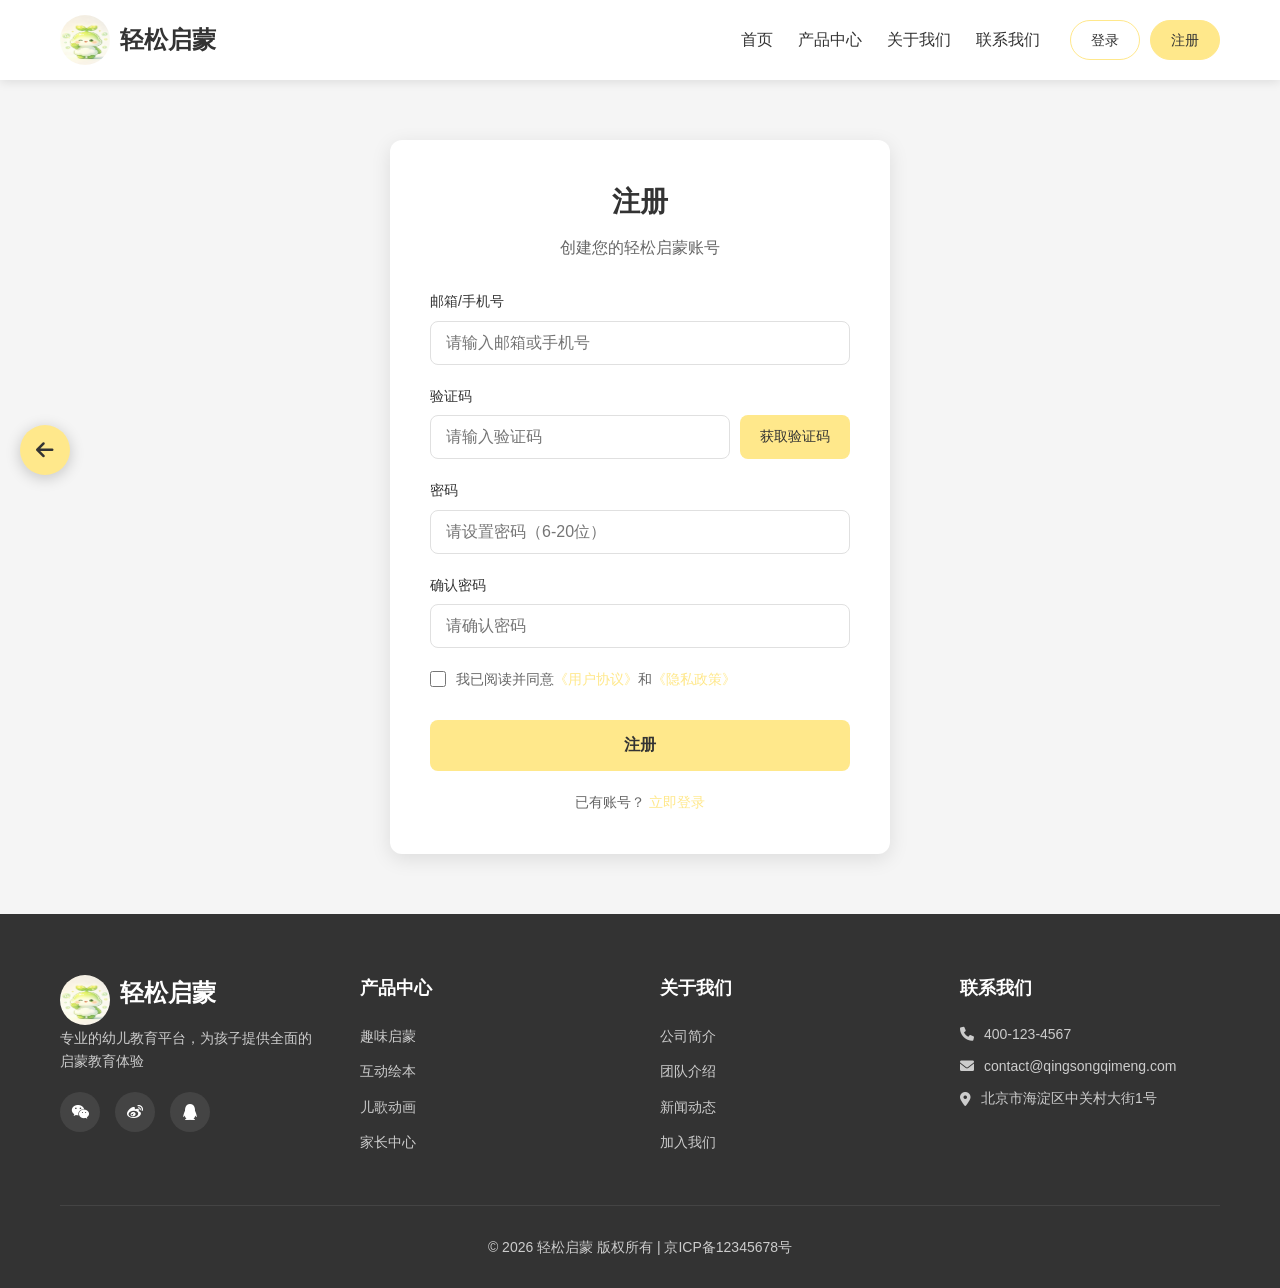
<file: register.html>
<!DOCTYPE html>
<html lang="zh-CN">
<head>
    <meta charset="UTF-8">
    <meta name="viewport" content="width=device-width, initial-scale=1.0">
    <title>注册 - 轻松启蒙</title>
    <link rel="stylesheet" href="styles.css">
    <link rel="stylesheet" href="https://cdnjs.cloudflare.com/ajax/libs/font-awesome/6.0.0/css/all.min.css">
    <style>
        .register-section {
            padding: 60px 0;
            background-color: var(--background-color);
            min-height: calc(100vh - 200px);
            display: flex;
            align-items: center;
        }
        .register-container {
            background-color: white;
            border-radius: 12px;
            padding: 40px;
            box-shadow: 0 5px 20px rgba(0, 0, 0, 0.1);
            max-width: 500px;
            margin: 0 auto;
            width: 100%;
        }
        .register-header {
            text-align: center;
            margin-bottom: 30px;
        }
        .register-header h2 {
            font-size: 28px;
            font-weight: bold;
            color: var(--text-color);
            margin-bottom: 10px;
        }
        .register-header p {
            font-size: 16px;
            color: var(--text-light);
        }
        .register-form {
            display: flex;
            flex-direction: column;
            gap: 20px;
        }
        .form-group {
            display: flex;
            flex-direction: column;
            gap: 8px;
        }
        .form-group label {
            font-size: 14px;
            font-weight: 500;
            color: var(--text-color);
        }
        .form-group input {
            padding: 12px 15px;
            border: 1px solid var(--border-color);
            border-radius: 8px;
            font-size: 16px;
            transition: all 0.3s ease;
        }
        .form-group input:focus {
            outline: none;
            border-color: var(--primary-color);
            box-shadow: 0 0 0 2px rgba(255, 232, 139, 0.2);
        }
        .form-group .verification-code {
            display: flex;
            gap: 10px;
        }
        .form-group .verification-code input {
            flex: 1;
        }
        .form-group .verification-code button {
            background-color: var(--primary-color);
            color: var(--text-color);
            border: none;
            padding: 0 20px;
            border-radius: 8px;
            font-size: 14px;
            font-weight: 500;
            cursor: pointer;
            transition: all 0.3s ease;
        }
        .form-group .verification-code button:hover {
            background-color: #FFC107;
        }
        .form-options {
            display: flex;
            align-items: center;
            gap: 10px;
            font-size: 14px;
        }
        .form-options input[type="checkbox"] {
            width: 16px;
            height: 16px;
        }
        .form-options label {
            color: var(--text-light);
            cursor: pointer;
        }
        .form-options a {
            color: var(--primary-color);
            text-decoration: none;
        }
        .form-options a:hover {
            text-decoration: underline;
        }
        .register-btn {
            background-color: var(--primary-color);
            color: var(--text-color);
            border: none;
            padding: 15px;
            font-size: 16px;
            font-weight: bold;
            border-radius: 8px;
            cursor: pointer;
            transition: all 0.3s ease;
            margin-top: 10px;
        }
        .register-btn:hover {
            transform: scale(1.02);
            background-color: #FFC107;
        }
        .login-link {
            text-align: center;
            margin-top: 20px;
            font-size: 14px;
            color: var(--text-light);
        }
        .login-link a {
            color: var(--primary-color);
            text-decoration: none;
            font-weight: 500;
        }
        .login-link a:hover {
            text-decoration: underline;
        }
        .floating-back-btn {
            position: fixed;
            top: 50%;
            left: 20px;
            transform: translateY(-50%);
            width: 50px;
            height: 50px;
            background-color: var(--primary-color);
            border-radius: 50%;
            display: flex;
            align-items: center;
            justify-content: center;
            cursor: pointer;
            box-shadow: 0 3px 15px rgba(0, 0, 0, 0.2);
            transition: all 0.3s ease;
            z-index: 1000;
        }
        .floating-back-btn:hover {
            transform: translateY(-50%) scale(1.1);
            box-shadow: 0 5px 20px rgba(0, 0, 0, 0.3);
        }
        .floating-back-btn i {
            font-size: 20px;
            color: var(--text-color);
        }
    </style>
</head>
<body>
    <!-- 顶部导航区 -->
    <header class="top-nav">
        <div class="container">
            <div class="nav-left">
                <div class="logo">
                    <img src="image/生成APP引导页首屏.png" alt="轻松启蒙" class="mascot">
                    <h1>轻松启蒙</h1>
                </div>
            </div>
            <div class="nav-right">
                <nav class="main-nav">
                    <a href="index.html" class="nav-item">首页</a>
                    <a href="product.html" class="nav-item">产品中心</a>
                    <a href="about.html" class="nav-item">关于我们</a>
                    <a href="contact.html" class="nav-item">联系我们</a>
                </nav>
                <div class="nav-actions">
                    <a href="login.html" class="nav-btn">登录</a>
                    <a href="register.html" class="nav-btn primary active">注册</a>
                </div>
            </div>
        </div>
    </header>

    <!-- 悬浮返回按钮 -->
    <div class="floating-back-btn" onclick="goBack()">
        <i class="fas fa-arrow-left"></i>
    </div>

    <!-- 注册区 -->
    <section class="register-section">
        <div class="container">
            <div class="register-container">
                <div class="register-header">
                    <h2>注册</h2>
                    <p>创建您的轻松启蒙账号</p>
                </div>
                <form class="register-form">
                    <div class="form-group">
                        <label for="email">邮箱/手机号</label>
                        <input type="text" id="email" name="email" placeholder="请输入邮箱或手机号">
                    </div>
                    <div class="form-group">
                        <label for="verification">验证码</label>
                        <div class="verification-code">
                            <input type="text" id="verification" name="verification" placeholder="请输入验证码">
                            <button type="button">获取验证码</button>
                        </div>
                    </div>
                    <div class="form-group">
                        <label for="password">密码</label>
                        <input type="password" id="password" name="password" placeholder="请设置密码（6-20位）">
                    </div>
                    <div class="form-group">
                        <label for="confirm-password">确认密码</label>
                        <input type="password" id="confirm-password" name="confirm-password" placeholder="请确认密码">
                    </div>
                    <div class="form-options">
                        <input type="checkbox" id="agreement" name="agreement">
                        <label for="agreement">我已阅读并同意<a href="#">《用户协议》</a>和<a href="#">《隐私政策》</a></label>
                    </div>
                    <button type="submit" class="register-btn">注册</button>
                </form>
                <div class="login-link">
                    已有账号？ <a href="login.html">立即登录</a>
                </div>
            </div>
        </div>
    </section>

    <!-- 底部信息区 -->
    <footer class="footer">
        <div class="container">
            <div class="footer-content">
                <div class="footer-logo">
                    <div class="logo">
                        <img src="image/生成APP引导页首屏.png" alt="轻松启蒙" class="mascot">
                        <h2>轻松启蒙</h2>
                    </div>
                    <p>专业的幼儿教育平台，为孩子提供全面的启蒙教育体验</p>
                    <div class="social-links">
                        <a href="#" class="social-link"><i class="fab fa-weixin"></i></a>
                        <a href="#" class="social-link"><i class="fab fa-weibo"></i></a>
                        <a href="#" class="social-link"><i class="fab fa-qq"></i></a>
                    </div>
                </div>
                <div class="footer-nav">
                    <h3>产品中心</h3>
                    <ul>
                        <li><a href="product.html">趣味启蒙</a></li>
                        <li><a href="product.html">互动绘本</a></li>
                        <li><a href="product.html">儿歌动画</a></li>
                        <li><a href="product.html">家长中心</a></li>
                    </ul>
                </div>
                <div class="footer-nav">
                    <h3>关于我们</h3>
                    <ul>
                        <li><a href="about.html">公司简介</a></li>
                        <li><a href="about.html">团队介绍</a></li>
                        <li><a href="about.html">新闻动态</a></li>
                        <li><a href="about.html">加入我们</a></li>
                    </ul>
                </div>
                <div class="footer-contact">
                    <h3>联系我们</h3>
                    <ul>
                        <li><i class="fas fa-phone"></i> 400-123-4567</li>
                        <li><i class="fas fa-envelope"></i> contact@qingsongqimeng.com</li>
                        <li><i class="fas fa-map-marker-alt"></i> 北京市海淀区中关村大街1号</li>
                    </ul>
                </div>
            </div>
            <div class="footer-bottom">
                <p>© 2026 轻松启蒙 版权所有 | 京ICP备12345678号</p>
            </div>
        </div>
    </footer>

    <script>
        // 注册表单提交事件
        document.querySelector('.register-form').addEventListener('submit', function(e) {
            e.preventDefault();
            const email = document.getElementById('email').value;
            const verification = document.getElementById('verification').value;
            const password = document.getElementById('password').value;
            const confirmPassword = document.getElementById('confirm-password').value;
            const agreement = document.getElementById('agreement').checked;
            
            if (!email) {
                alert('请输入邮箱/手机号');
                return;
            }
            if (!verification) {
                alert('请输入验证码');
                return;
            }
            if (!password) {
                alert('请设置密码');
                return;
            }
            if (password.length < 6 || password.length > 20) {
                alert('密码长度应在6-20位之间');
                return;
            }
            if (password !== confirmPassword) {
                alert('两次输入的密码不一致');
                return;
            }
            if (!agreement) {
                alert('请阅读并同意用户协议和隐私政策');
                return;
            }
            
            // 这里可以添加实际的注册逻辑
            alert('注册成功');
            window.location.href = 'login.html';
        });
        
        // 获取验证码按钮点击事件
        document.querySelector('.verification-code button').addEventListener('click', function() {
            const email = document.getElementById('email').value;
            if (!email) {
                alert('请输入邮箱/手机号');
                return;
            }
            
            // 这里可以添加实际的发送验证码逻辑
            alert('验证码已发送');
        });
    </script>
    <script src="script.js"></script>
</body>
</html>
</file>
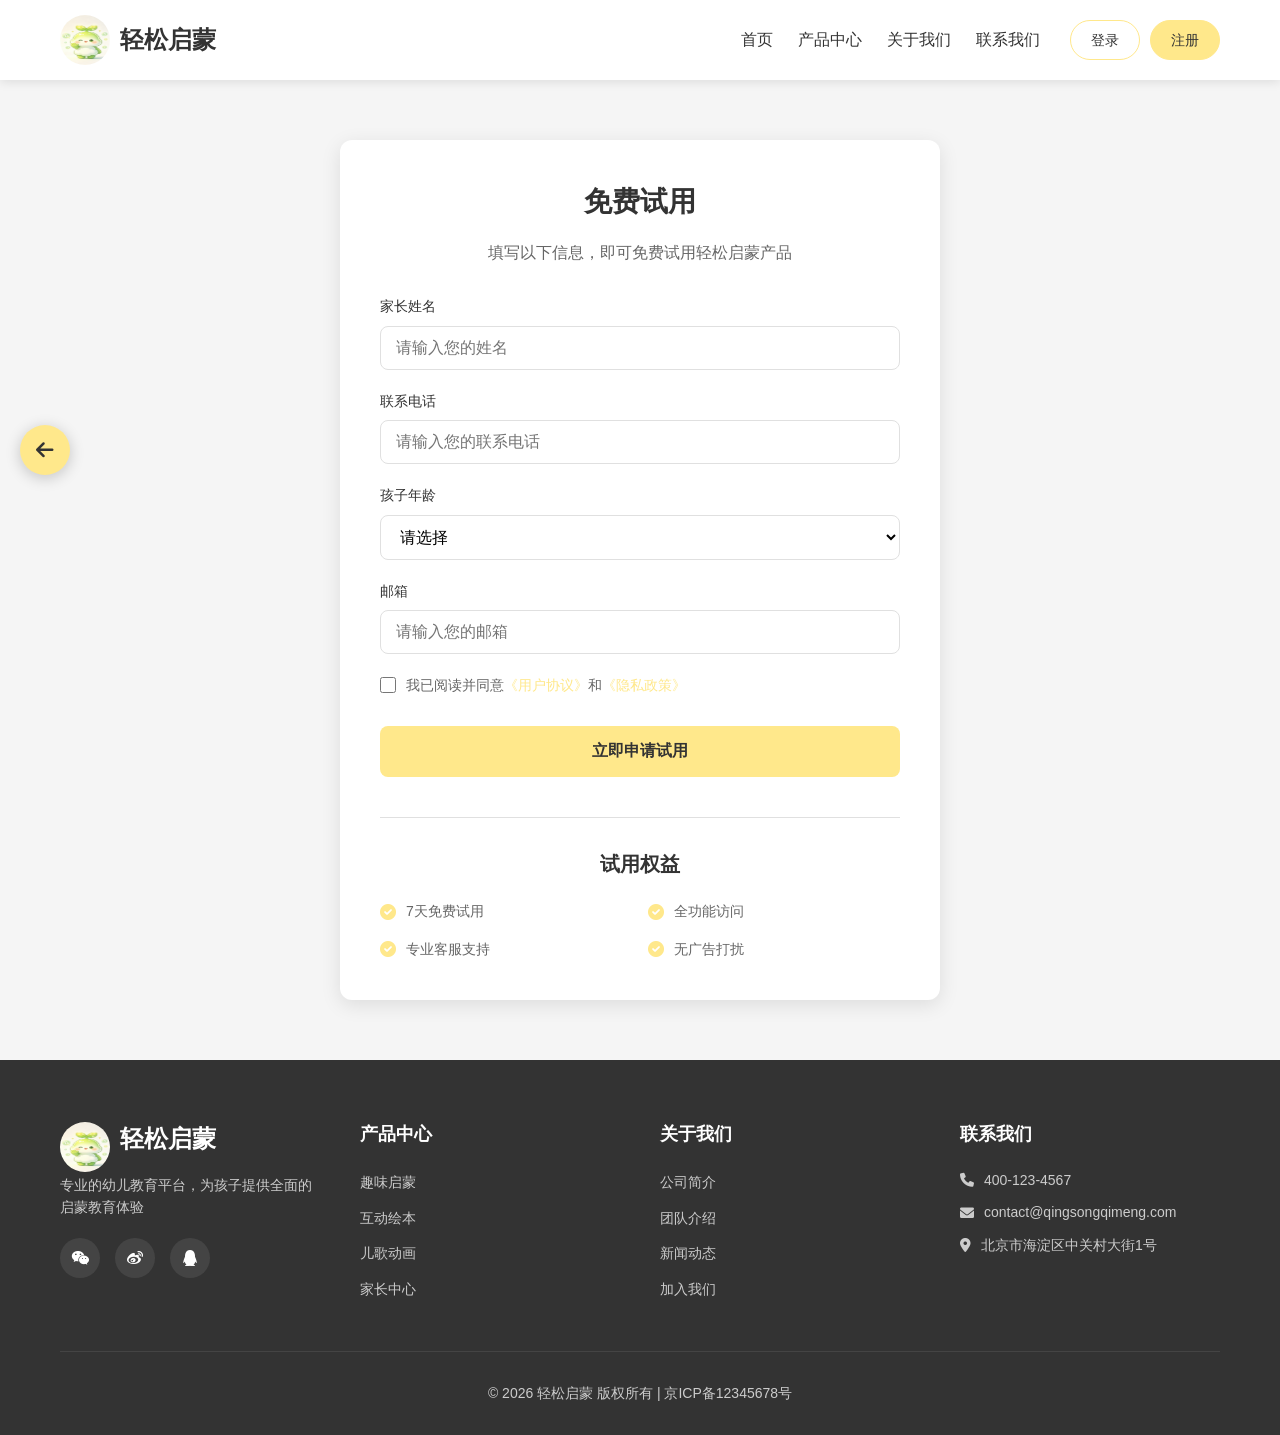
<file: trial.html>
<!DOCTYPE html>
<html lang="zh-CN">
<head>
    <meta charset="UTF-8">
    <meta name="viewport" content="width=device-width, initial-scale=1.0">
    <title>免费试用 - 轻松启蒙</title>
    <link rel="stylesheet" href="styles.css">
    <link rel="stylesheet" href="https://cdnjs.cloudflare.com/ajax/libs/font-awesome/6.0.0/css/all.min.css">
    <style>
        .trial-section {
            padding: 60px 0;
            background-color: var(--background-color);
            min-height: calc(100vh - 200px);
            display: flex;
            align-items: center;
        }
        .trial-container {
            background-color: white;
            border-radius: 12px;
            padding: 40px;
            box-shadow: 0 5px 20px rgba(0, 0, 0, 0.1);
            max-width: 600px;
            margin: 0 auto;
            width: 100%;
        }
        .trial-header {
            text-align: center;
            margin-bottom: 30px;
        }
        .trial-header h2 {
            font-size: 28px;
            font-weight: bold;
            color: var(--text-color);
            margin-bottom: 15px;
        }
        .trial-header p {
            font-size: 16px;
            color: var(--text-light);
        }
        .trial-form {
            display: flex;
            flex-direction: column;
            gap: 20px;
        }
        .form-group {
            display: flex;
            flex-direction: column;
            gap: 8px;
        }
        .form-group label {
            font-size: 14px;
            font-weight: 500;
            color: var(--text-color);
        }
        .form-group input {
            padding: 12px 15px;
            border: 1px solid var(--border-color);
            border-radius: 8px;
            font-size: 16px;
            transition: all 0.3s ease;
        }
        .form-group input:focus {
            outline: none;
            border-color: var(--primary-color);
            box-shadow: 0 0 0 2px rgba(255, 232, 139, 0.2);
        }
        .form-group select {
            padding: 12px 15px;
            border: 1px solid var(--border-color);
            border-radius: 8px;
            font-size: 16px;
            transition: all 0.3s ease;
            background-color: white;
        }
        .form-group select:focus {
            outline: none;
            border-color: var(--primary-color);
            box-shadow: 0 0 0 2px rgba(255, 232, 139, 0.2);
        }
        .form-options {
            display: flex;
            align-items: center;
            gap: 10px;
            font-size: 14px;
        }
        .form-options input[type="checkbox"] {
            width: 16px;
            height: 16px;
        }
        .form-options label {
            color: var(--text-light);
            cursor: pointer;
        }
        .form-options a {
            color: var(--primary-color);
            text-decoration: none;
        }
        .form-options a:hover {
            text-decoration: underline;
        }
        .trial-btn {
            background-color: var(--primary-color);
            color: var(--text-color);
            border: none;
            padding: 15px;
            font-size: 16px;
            font-weight: bold;
            border-radius: 8px;
            cursor: pointer;
            transition: all 0.3s ease;
            margin-top: 10px;
        }
        .trial-btn:hover {
            transform: scale(1.02);
            background-color: #FFC107;
        }
        .trial-features {
            margin-top: 40px;
            padding-top: 30px;
            border-top: 1px solid var(--border-color);
        }
        .trial-features h3 {
            font-size: 20px;
            font-weight: bold;
            color: var(--text-color);
            margin-bottom: 20px;
            text-align: center;
        }
        .feature-list {
            display: grid;
            grid-template-columns: repeat(auto-fit, minmax(200px, 1fr));
            gap: 15px;
        }
        .feature-item {
            display: flex;
            align-items: center;
            gap: 10px;
            font-size: 14px;
            color: var(--text-light);
        }
        .feature-item i {
            color: var(--primary-color);
            font-size: 16px;
        }
        .floating-back-btn {
            position: fixed;
            top: 50%;
            left: 20px;
            transform: translateY(-50%);
            width: 50px;
            height: 50px;
            background-color: var(--primary-color);
            border-radius: 50%;
            display: flex;
            align-items: center;
            justify-content: center;
            cursor: pointer;
            box-shadow: 0 3px 15px rgba(0, 0, 0, 0.2);
            transition: all 0.3s ease;
            z-index: 1000;
        }
        .floating-back-btn:hover {
            transform: translateY(-50%) scale(1.1);
            box-shadow: 0 5px 20px rgba(0, 0, 0, 0.3);
        }
        .floating-back-btn i {
            font-size: 20px;
            color: var(--text-color);
        }
    </style>
</head>
<body>
    <!-- 顶部导航区 -->
    <header class="top-nav">
        <div class="container">
            <div class="nav-left">
                <div class="logo">
                    <img src="image/生成APP引导页首屏.png" alt="轻松启蒙" class="mascot">
                    <h1>轻松启蒙</h1>
                </div>
            </div>
            <div class="nav-right">
                <nav class="main-nav">
                    <a href="index.html" class="nav-item">首页</a>
                    <a href="product.html" class="nav-item">产品中心</a>
                    <a href="about.html" class="nav-item">关于我们</a>
                    <a href="contact.html" class="nav-item">联系我们</a>
                </nav>
                <div class="nav-actions">
                    <a href="login.html" class="nav-btn">登录</a>
                    <a href="register.html" class="nav-btn primary">注册</a>
                </div>
            </div>
        </div>
    </header>

    <!-- 悬浮返回按钮 -->
    <div class="floating-back-btn" onclick="goBack()">
        <i class="fas fa-arrow-left"></i>
    </div>

    <!-- 免费试用区 -->
    <section class="trial-section">
        <div class="container">
            <div class="trial-container">
                <div class="trial-header">
                    <h2>免费试用</h2>
                    <p>填写以下信息，即可免费试用轻松启蒙产品</p>
                </div>
                <form class="trial-form">
                    <div class="form-group">
                        <label for="parent-name">家长姓名</label>
                        <input type="text" id="parent-name" name="parent-name" placeholder="请输入您的姓名">
                    </div>
                    <div class="form-group">
                        <label for="phone">联系电话</label>
                        <input type="tel" id="phone" name="phone" placeholder="请输入您的联系电话">
                    </div>
                    <div class="form-group">
                        <label for="child-age">孩子年龄</label>
                        <select id="child-age" name="child-age">
                            <option value="">请选择</option>
                            <option value="3">3岁</option>
                            <option value="4">4岁</option>
                            <option value="5">5岁</option>
                            <option value="6">6岁</option>
                        </select>
                    </div>
                    <div class="form-group">
                        <label for="email">邮箱</label>
                        <input type="email" id="email" name="email" placeholder="请输入您的邮箱">
                    </div>
                    <div class="form-options">
                        <input type="checkbox" id="agreement" name="agreement">
                        <label for="agreement">我已阅读并同意<a href="#">《用户协议》</a>和<a href="#">《隐私政策》</a></label>
                    </div>
                    <button type="submit" class="trial-btn">立即申请试用</button>
                </form>
                <div class="trial-features">
                    <h3>试用权益</h3>
                    <div class="feature-list">
                        <div class="feature-item">
                            <i class="fas fa-check-circle"></i>
                            <span>7天免费试用</span>
                        </div>
                        <div class="feature-item">
                            <i class="fas fa-check-circle"></i>
                            <span>全功能访问</span>
                        </div>
                        <div class="feature-item">
                            <i class="fas fa-check-circle"></i>
                            <span>专业客服支持</span>
                        </div>
                        <div class="feature-item">
                            <i class="fas fa-check-circle"></i>
                            <span>无广告打扰</span>
                        </div>
                    </div>
                </div>
            </div>
        </div>
    </section>

    <!-- 底部信息区 -->
    <footer class="footer">
        <div class="container">
            <div class="footer-content">
                <div class="footer-logo">
                    <div class="logo">
                        <img src="image/生成APP引导页首屏.png" alt="轻松启蒙" class="mascot">
                        <h2>轻松启蒙</h2>
                    </div>
                    <p>专业的幼儿教育平台，为孩子提供全面的启蒙教育体验</p>
                    <div class="social-links">
                        <a href="#" class="social-link"><i class="fab fa-weixin"></i></a>
                        <a href="#" class="social-link"><i class="fab fa-weibo"></i></a>
                        <a href="#" class="social-link"><i class="fab fa-qq"></i></a>
                    </div>
                </div>
                <div class="footer-nav">
                    <h3>产品中心</h3>
                    <ul>
                        <li><a href="product.html">趣味启蒙</a></li>
                        <li><a href="product.html">互动绘本</a></li>
                        <li><a href="product.html">儿歌动画</a></li>
                        <li><a href="product.html">家长中心</a></li>
                    </ul>
                </div>
                <div class="footer-nav">
                    <h3>关于我们</h3>
                    <ul>
                        <li><a href="about.html">公司简介</a></li>
                        <li><a href="about.html">团队介绍</a></li>
                        <li><a href="about.html">新闻动态</a></li>
                        <li><a href="about.html">加入我们</a></li>
                    </ul>
                </div>
                <div class="footer-contact">
                    <h3>联系我们</h3>
                    <ul>
                        <li><i class="fas fa-phone"></i> 400-123-4567</li>
                        <li><i class="fas fa-envelope"></i> contact@qingsongqimeng.com</li>
                        <li><i class="fas fa-map-marker-alt"></i> 北京市海淀区中关村大街1号</li>
                    </ul>
                </div>
            </div>
            <div class="footer-bottom">
                <p>© 2026 轻松启蒙 版权所有 | 京ICP备12345678号</p>
            </div>
        </div>
    </footer>

    <script>
        // 试用表单提交事件
        document.querySelector('.trial-form').addEventListener('submit', function(e) {
            e.preventDefault();
            const parentName = document.getElementById('parent-name').value;
            const phone = document.getElementById('phone').value;
            const childAge = document.getElementById('child-age').value;
            const email = document.getElementById('email').value;
            const agreement = document.getElementById('agreement').checked;
            
            if (!parentName) {
                alert('请输入家长姓名');
                return;
            }
            if (!phone) {
                alert('请输入联系电话');
                return;
            }
            if (!childAge) {
                alert('请选择孩子年龄');
                return;
            }
            if (!email) {
                alert('请输入邮箱');
                return;
            }
            if (!agreement) {
                alert('请阅读并同意用户协议和隐私政策');
                return;
            }
            
            // 这里可以添加实际的试用申请逻辑
            alert('申请成功，我们将在24小时内与您联系');
            window.location.href = 'index.html';
        });
    </script>
    <script src="script.js"></script>
</body>
</html>
</file>
<file: styles.css>
/* 全局样式 */
* {
    margin: 0;
    padding: 0;
    box-sizing: border-box;
}

body {
    font-family: 'Segoe UI', 'PingFang SC', 'Microsoft YaHei', sans-serif;
    background-color: #F5F5F5; /* 米白背景 */
    color: #333;
    line-height: 1.6;
}

/* 全局颜色变量 */
:root {
    --primary-color: #FFE88B;
    --secondary-color: #D8E8D8;
    --text-color: #333;
    --text-light: #666;
    --background-color: #F5F5F5;
    --white: #FFFFFF;
    --dark: #333333;
    --light-gray: #f9f9f9;
    --border-color: #e0e0e0;
}

.container {
    width: 100%;
    max-width: 1200px;
    margin: 0 auto;
    padding: 0 20px;
}

/* 顶部导航区 */
.top-nav {
    background-color: white;
    box-shadow: 0 2px 10px rgba(0, 0, 0, 0.1);
    position: sticky;
    top: 0;
    z-index: 1000;
}

.nav-left {
    display: flex;
    align-items: center;
}

.logo {
    display: flex;
    align-items: center;
    gap: 10px;
}

.logo .mascot {
    width: 50px;
    height: 50px;
    border-radius: 50%;
}

.logo h1 {
    font-size: 24px;
    font-weight: bold;
    color: var(--text-color);
}

.top-nav .container {
    display: flex;
    justify-content: space-between;
    align-items: center;
    padding: 15px 20px;
}

.nav-right {
    display: flex;
    align-items: center;
    gap: 30px;
}

.main-nav {
    display: flex;
    gap: 25px;
}

.nav-item {
    text-decoration: none;
    color: var(--text-color);
    font-size: 16px;
    font-weight: 500;
    transition: all 0.3s ease;
    position: relative;
    padding: 8px 0;
}

.nav-item:hover {
    color: var(--primary-color);
    transform: translateY(-2px);
}

.nav-item::after {
    content: '';
    position: absolute;
    bottom: 0;
    left: 0;
    width: 0;
    height: 2px;
    background-color: var(--primary-color);
    transition: width 0.3s ease;
}

.nav-item:hover::after {
    width: 100%;
}

.nav-item.active {
    color: var(--primary-color);
    font-weight: bold;
}

.nav-item.active::after {
    width: 100%;
}

.nav-actions {
    display: flex;
    gap: 10px;
}

.nav-btn {
    padding: 8px 20px;
    text-decoration: none;
    border-radius: 20px;
    font-size: 14px;
    font-weight: 500;
    transition: all 0.3s ease;
    border: 1px solid var(--primary-color);
    color: var(--text-color);
}

.nav-btn:hover {
    background-color: var(--primary-color);
    color: var(--text-color);
}

.nav-btn.primary {
    background-color: var(--primary-color);
    color: var(--text-color);
}

.nav-btn.primary:hover {
    background-color: #FFC107;
}

/* 核心banner区 */
.banner {
    position: relative;
    overflow: hidden;
    min-height: 600px;
    display: flex;
    align-items: center;
    background: linear-gradient(135deg, #f5f7fa 0%, #c3cfe2 100%);
}

.banner-video {
    position: absolute;
    top: 0;
    left: 0;
    width: 100%;
    height: 100%;
    z-index: 1;
    opacity: 0.6;
}

.banner-video video {
    width: 100%;
    height: 100%;
    object-fit: cover;
}

.banner-content {
    position: relative;
    z-index: 2;
    display: flex;
    align-items: center;
    justify-content: flex-start;
    padding: 60px 20px;
    width: 100%;
}

.banner-text {
    text-align: left;
    max-width: 600px;
}

.banner-text h1 {
    font-size: 48px;
    font-weight: bold;
    color: var(--text-color);
    margin-bottom: 10px;
    line-height: 1.2;
}

.banner-text h2 {
    font-size: 24px;
    font-weight: 500;
    color: var(--text-light);
    margin-bottom: 20px;
}

.banner-text p {
    font-size: 18px;
    color: var(--text-light);
    margin-bottom: 40px;
    line-height: 1.6;
}

.banner-buttons {
    display: flex;
    gap: 20px;
}

.banner-btn {
    padding: 15px 40px;
    text-decoration: none;
    border-radius: 25px;
    font-size: 16px;
    font-weight: bold;
    transition: all 0.3s ease;
    display: inline-block;
}

.banner-btn.primary {
    background-color: var(--primary-color);
    color: var(--text-color);
    box-shadow: 0 4px 10px rgba(255, 232, 139, 0.3);
}

.banner-btn.primary:hover {
    transform: scale(1.05);
    background-color: #FFC107;
}

.banner-btn.secondary {
    background-color: transparent;
    color: var(--text-color);
    border: 2px solid var(--text-color);
}

.banner-btn.secondary:hover {
    transform: scale(1.05);
    background-color: var(--text-color);
    color: var(--white);
}

.banner-image {
    flex: 1;
    display: flex;
    justify-content: flex-end;
}

.banner-mascot {
    width: 100%;
    max-width: 500px;
    border-radius: 12px;
    animation: float 3s ease-in-out infinite;
}

@keyframes float {
    0% {
        transform: translateY(0px);
    }
    50% {
        transform: translateY(-20px);
    }
    100% {
        transform: translateY(0px);
    }
}

/* 通用区块样式 */
.section-header {
    text-align: center;
    margin-bottom: 50px;
}

.section-header h2 {
    font-size: 32px;
    font-weight: bold;
    color: var(--text-color);
    margin-bottom: 10px;
}

.section-header p {
    font-size: 18px;
    color: var(--text-light);
}

/* 核心功能区 */
.features-section {
    padding: 80px 0;
    background-color: var(--white);
}

.features-grid {
    display: grid;
    grid-template-columns: repeat(auto-fit, minmax(300px, 1fr));
    gap: 30px;
}

.feature-card {
    background-color: var(--light-gray);
    border-radius: 12px;
    padding: 30px;
    text-align: center;
    transition: all 0.3s ease;
    border: 1px solid var(--border-color);
    cursor: pointer;
}

.feature-card:hover {
    transform: translateY(-10px);
    box-shadow: 0 10px 20px rgba(0, 0, 0, 0.1);
    border-color: var(--primary-color);
}

.feature-icon {
    font-size: 48px;
    margin-bottom: 20px;
    color: var(--primary-color);
}

.feature-card h3 {
    font-size: 20px;
    font-weight: bold;
    margin-bottom: 15px;
    color: var(--text-color);
}

.feature-card p {
    font-size: 16px;
    color: var(--text-light);
    margin-bottom: 20px;
    line-height: 1.6;
}

.feature-link {
    display: inline-flex;
    align-items: center;
    gap: 5px;
    text-decoration: none;
    color: var(--text-color);
    font-weight: 500;
    transition: all 0.3s ease;
}

.feature-link:hover {
    color: var(--primary-color);
}

/* 产品优势区 */
.advantages-section {
    padding: 80px 0;
    background-color: var(--background-color);
}

.advantages-grid {
    display: grid;
    grid-template-columns: repeat(auto-fit, minmax(250px, 1fr));
    gap: 30px;
}

.advantage-item {
    background-color: var(--white);
    border-radius: 12px;
    padding: 30px;
    text-align: center;
    transition: all 0.3s ease;
    box-shadow: 0 2px 10px rgba(0, 0, 0, 0.1);
    cursor: pointer;
}

.advantage-item:hover {
    transform: translateY(-5px);
    box-shadow: 0 5px 15px rgba(0, 0, 0, 0.1);
}

.advantage-icon {
    font-size: 36px;
    margin-bottom: 20px;
    color: var(--primary-color);
}

.advantage-item h3 {
    font-size: 18px;
    font-weight: bold;
    margin-bottom: 10px;
    color: var(--text-color);
}

.advantage-item p {
    font-size: 14px;
    color: var(--text-light);
    line-height: 1.6;
}

/* 热门图书区 */
.books-section {
    padding: 80px 0;
    background-color: var(--white);
}

.books-section .section-header {
    display: flex;
    justify-content: space-between;
    align-items: center;
    text-align: left;
}

.books-grid {
    display: grid;
    grid-template-columns: repeat(auto-fit, minmax(200px, 1fr));
    gap: 30px;
}

.book-item {
    background-color: var(--light-gray);
    border-radius: 12px;
    padding: 20px;
    text-align: center;
    transition: all 0.3s ease;
    border: 1px solid var(--border-color);
}

.book-item:hover {
    transform: translateY(-5px);
    box-shadow: 0 5px 15px rgba(0, 0, 0, 0.1);
}

.book-cover {
    width: 150px;
    height: 200px;
    border-radius: 8px;
    margin-bottom: 15px;
    object-fit: cover;
    display: block;
    margin-left: auto;
    margin-right: auto;
}

.book-info h4 {
    font-size: 16px;
    font-weight: bold;
    margin-bottom: 8px;
    color: var(--text-color);
}

.book-tag {
    display: inline-block;
    background-color: var(--primary-color);
    color: var(--text-color);
    font-size: 12px;
    padding: 2px 10px;
    border-radius: 10px;
    margin-bottom: 10px;
}

.book-info p {
    font-size: 14px;
    color: var(--text-light);
    line-height: 1.4;
}

.more-link {
    text-decoration: none;
    color: var(--text-color);
    font-weight: 500;
    transition: all 0.3s ease;
}

.more-link:hover {
    color: var(--primary-color);
}

/* 底部信息区 */
.footer {
    background-color: var(--dark);
    color: var(--white);
    padding: 60px 0 30px;
}

.footer-content {
    display: grid;
    grid-template-columns: repeat(auto-fit, minmax(250px, 1fr));
    gap: 40px;
    margin-bottom: 40px;
}

.footer-logo .logo h2 {
    font-size: 24px;
    font-weight: bold;
    color: var(--white);
    margin-bottom: 15px;
}

.footer-logo p {
    font-size: 14px;
    color: #ccc;
    margin-bottom: 20px;
    line-height: 1.6;
}

.social-links {
    display: flex;
    gap: 15px;
}

.social-link {
    display: flex;
    align-items: center;
    justify-content: center;
    width: 40px;
    height: 40px;
    border-radius: 50%;
    background-color: #444;
    color: var(--white);
    text-decoration: none;
    transition: all 0.3s ease;
}

.social-link:hover {
    background-color: var(--primary-color);
    color: var(--text-color);
}

.footer-nav h3 {
    font-size: 18px;
    font-weight: bold;
    margin-bottom: 20px;
    color: var(--white);
}

.footer-nav ul {
    list-style: none;
}

.footer-nav ul li {
    margin-bottom: 10px;
}

.footer-nav ul li a {
    text-decoration: none;
    color: #ccc;
    font-size: 14px;
    transition: color 0.3s ease;
}

.footer-nav ul li a:hover {
    color: var(--primary-color);
}

.footer-contact h3 {
    font-size: 18px;
    font-weight: bold;
    margin-bottom: 20px;
    color: var(--white);
}

.footer-contact ul {
    list-style: none;
}

.footer-contact ul li {
    margin-bottom: 10px;
    display: flex;
    align-items: center;
    gap: 10px;
    color: #ccc;
    font-size: 14px;
}

.footer-bottom {
    border-top: 1px solid #444;
    padding-top: 30px;
    text-align: center;
}

.footer-bottom p {
    font-size: 14px;
    color: #ccc;
}

/* 任务完成提示框 */
.success-modal {
    position: fixed;
    top: 0;
    left: 0;
    width: 100%;
    height: 100%;
    background-color: rgba(0, 0, 0, 0.5);
    display: flex;
    justify-content: center;
    align-items: center;
    z-index: 1000;
    opacity: 0;
    visibility: hidden;
    transition: all 0.3s ease;
}

.success-modal.active {
    opacity: 1;
    visibility: visible;
}

.modal-content {
    background-color: white;
    border-radius: 12px;
    padding: 40px;
    text-align: center;
    box-shadow: 0 5px 20px rgba(0, 0, 0, 0.2);
    transform: scale(0.8);
    transition: transform 0.3s ease;
}

.success-modal.active .modal-content {
    transform: scale(1);
}

.modal-icon {
    display: flex;
    justify-content: center;
    gap: 10px;
    margin-bottom: 20px;
}

.modal-icon i {
    font-size: 32px;
    color: #FFE88B;
    animation: star-pulse 1s ease-in-out infinite;
}

@keyframes star-pulse {
    0%, 100% {
        transform: scale(1);
    }
    50% {
        transform: scale(1.2);
    }
}

.modal-content h3 {
    font-size: 24px;
    font-weight: bold;
    margin-bottom: 10px;
}

.modal-content p {
    font-size: 16px;
    color: #666;
    margin-bottom: 30px;
}

.modal-btn {
    background-color: #FFE88B;
    color: #333;
    border: none;
    padding: 10px 30px;
    font-size: 16px;
    font-weight: bold;
    border-radius: 20px;
    cursor: pointer;
    transition: all 0.3s ease;
}

.modal-btn:hover {
    background-color: #FFC107;
}

/* 响应式设计 */
@media (max-width: 1024px) {
    .banner-content {
        flex-direction: column;
        text-align: center;
    }

    .banner-text {
        max-width: 100%;
        margin-bottom: 30px;
    }

    .banner-mascot {
        max-width: 100%;
    }

    .features-grid,
    .advantages-grid,
    .books-grid {
        grid-template-columns: repeat(auto-fit, minmax(250px, 1fr));
    }
}

@media (max-width: 768px) {
    .top-nav .container {
        flex-direction: column;
        gap: 15px;
        padding: 15px;
    }

    .nav-right {
        width: 100%;
        flex-direction: column;
        gap: 15px;
        align-items: center;
    }

    .main-nav {
        flex-wrap: wrap;
        justify-content: center;
    }

    .nav-item {
        font-size: 14px;
        padding: 0 10px;
    }

    .banner-content {
        padding: 30px 15px;
    }

    .banner-text h1 {
        font-size: 36px;
    }

    .banner-text h2 {
        font-size: 20px;
    }

    .banner-buttons {
        flex-direction: column;
        align-items: center;
    }

    .banner-btn {
        width: 200px;
        text-align: center;
    }

    .section-header h2 {
        font-size: 28px;
    }

    .section-header p {
        font-size: 16px;
    }

    .features-section,
    .advantages-section,
    .books-section {
        padding: 60px 0;
    }

    .feature-card,
    .advantage-item,
    .book-item {
        padding: 20px;
    }

    .footer-content {
        grid-template-columns: 1fr;
        text-align: center;
    }

    .footer-nav ul {
        display: flex;
        flex-wrap: wrap;
        justify-content: center;
        gap: 15px;
    }

    .footer-nav ul li {
        margin-bottom: 0;
    }

    .footer-contact ul li {
        justify-content: center;
    }
}

/* 滚动动画 */
@keyframes fadeInUp {
    from {
        opacity: 0;
        transform: translateY(30px);
    }
    to {
        opacity: 1;
        transform: translateY(0);
    }
}

.feature-card {
    animation: fadeInUp 0.6s ease-out;
}

.feature-card:nth-child(1) {
    animation-delay: 0.1s;
}

.feature-card:nth-child(2) {
    animation-delay: 0.2s;
}

.feature-card:nth-child(3) {
    animation-delay: 0.3s;
}

.feature-card:nth-child(4) {
    animation-delay: 0.4s;
}

.feature-card:nth-child(5) {
    animation-delay: 0.5s;
}
</file>
